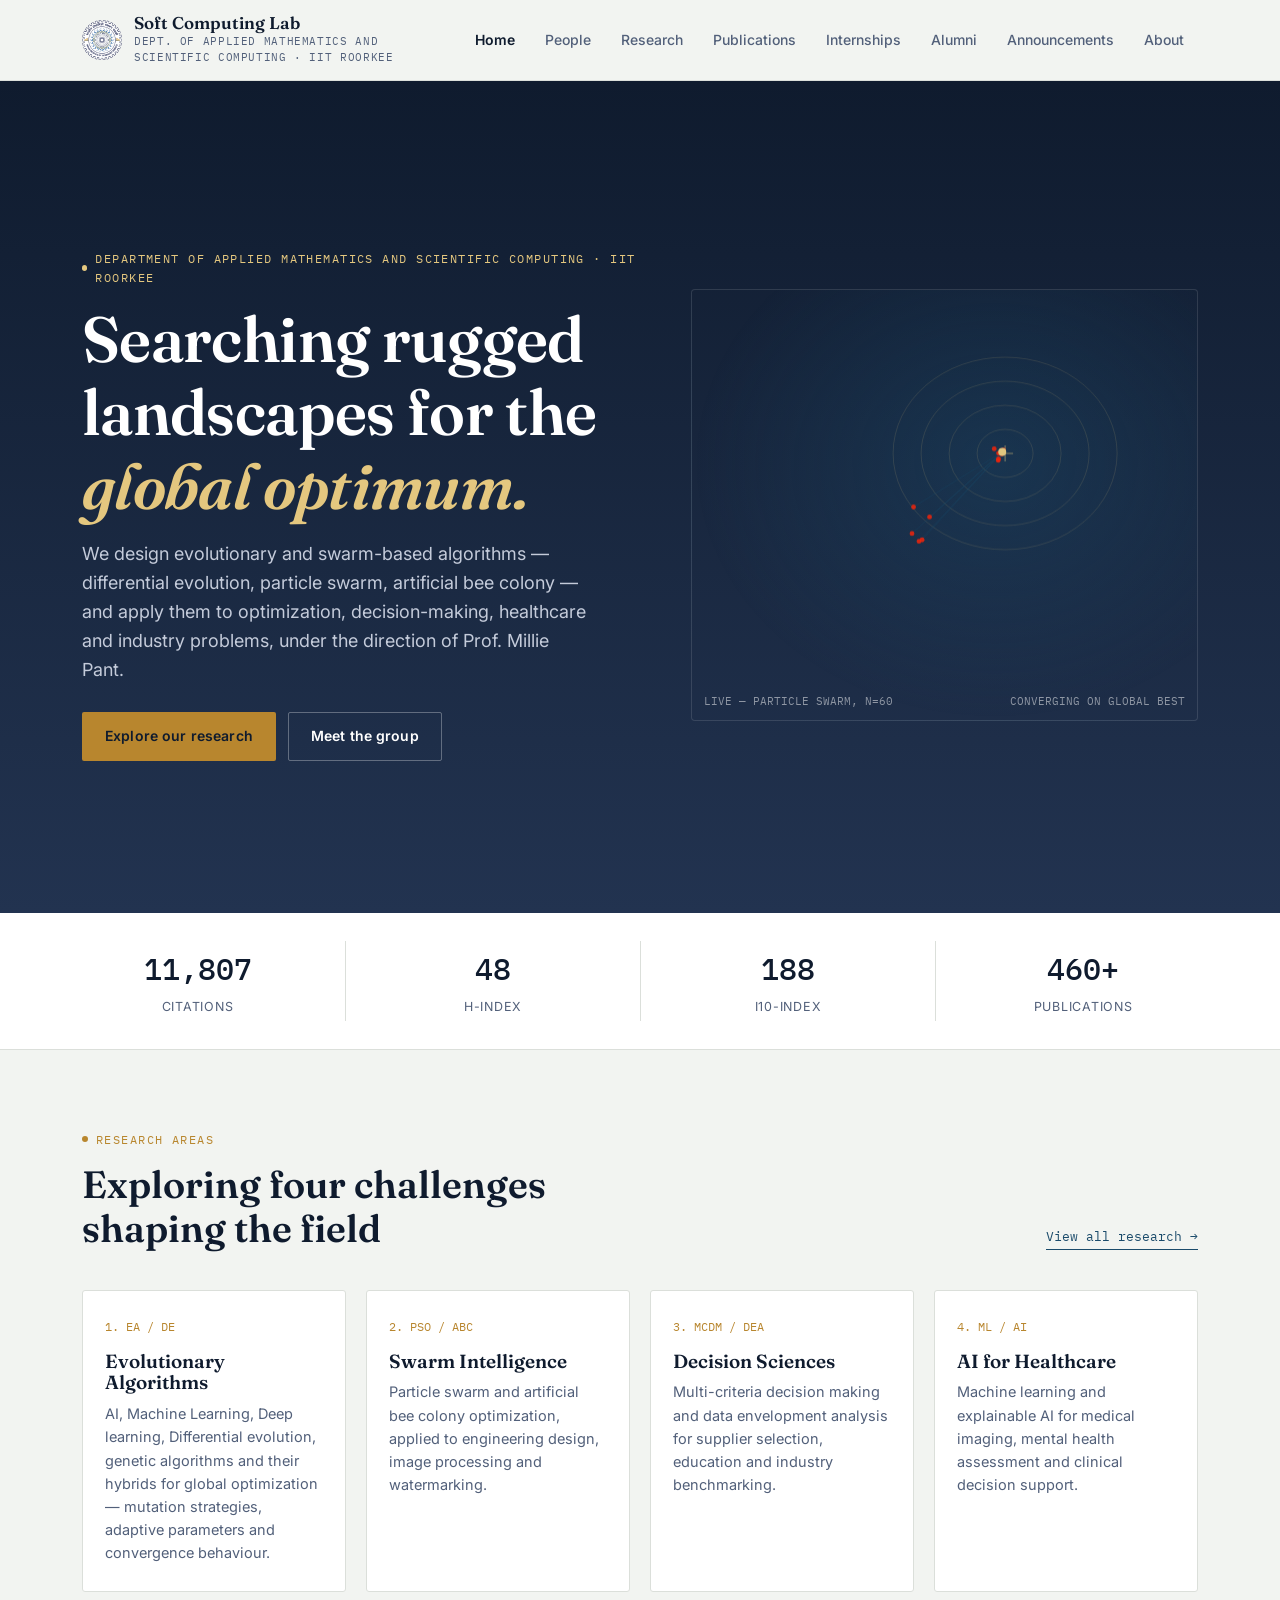
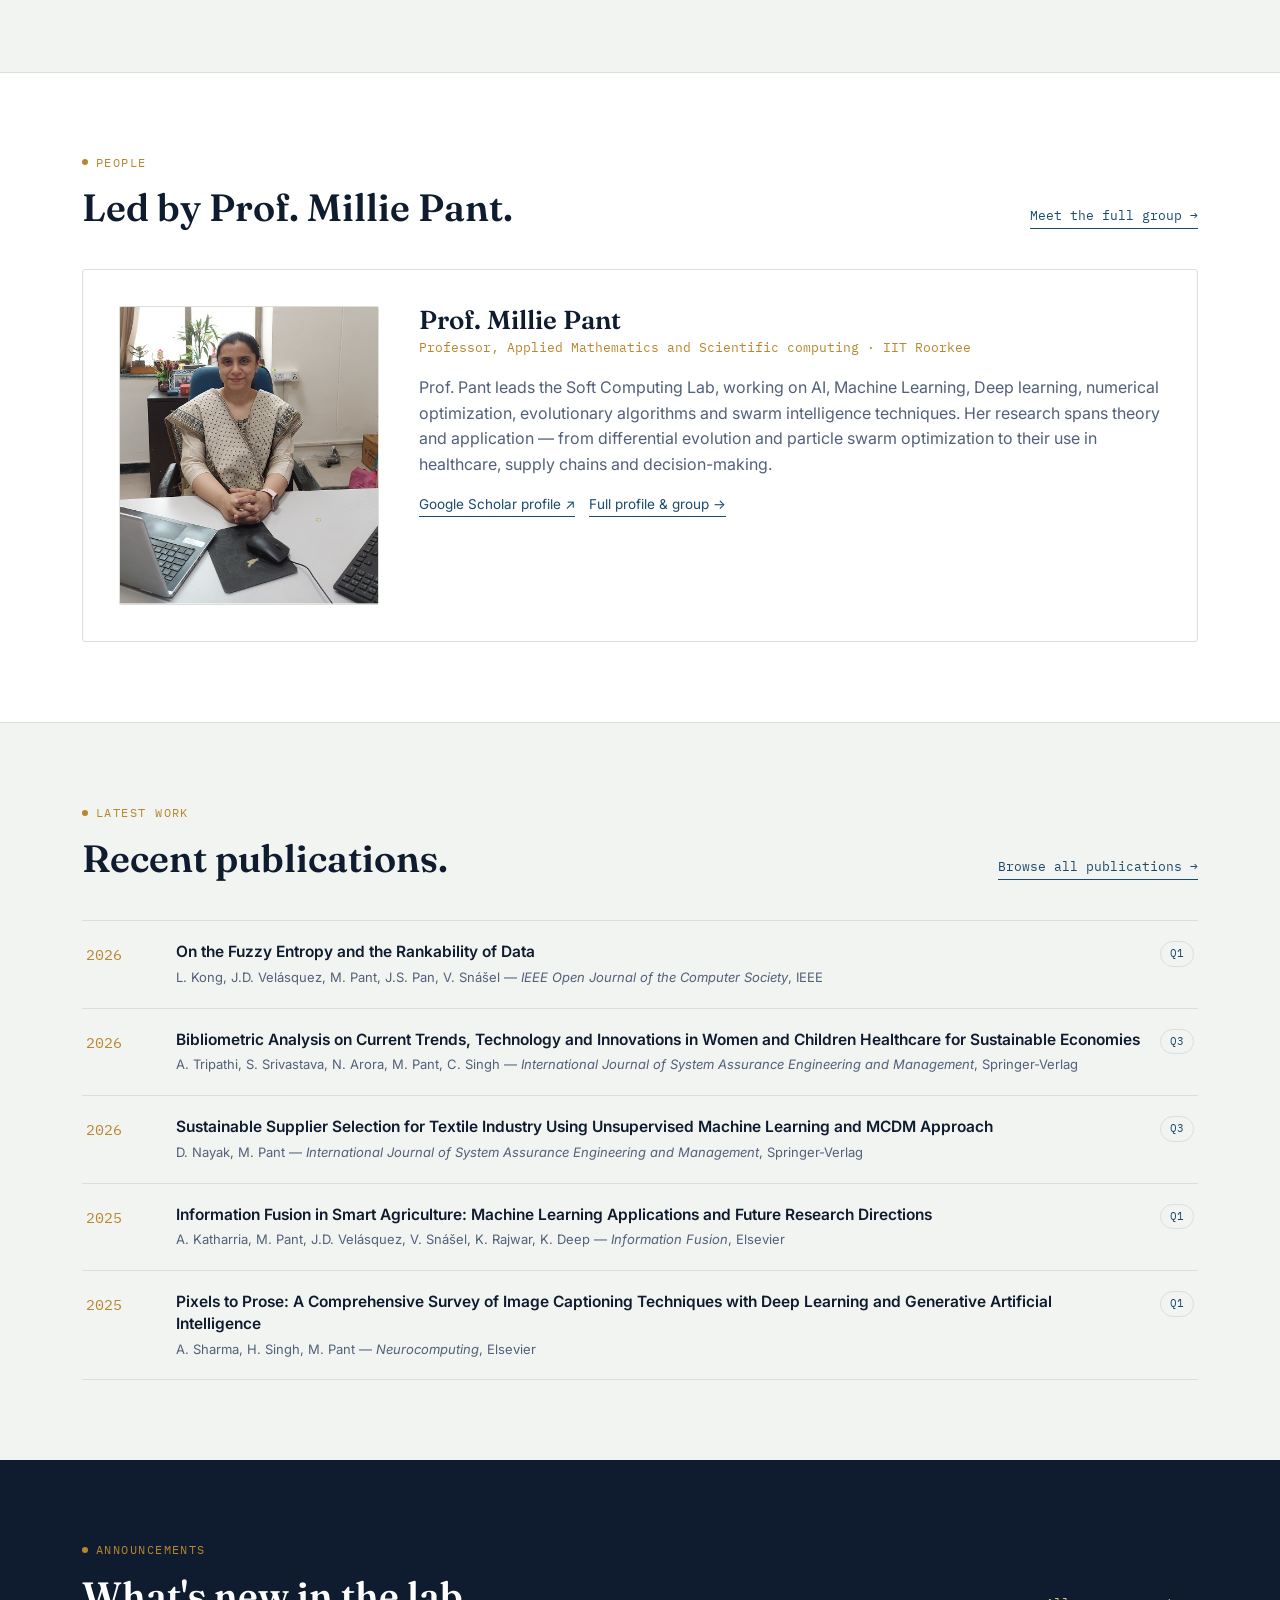
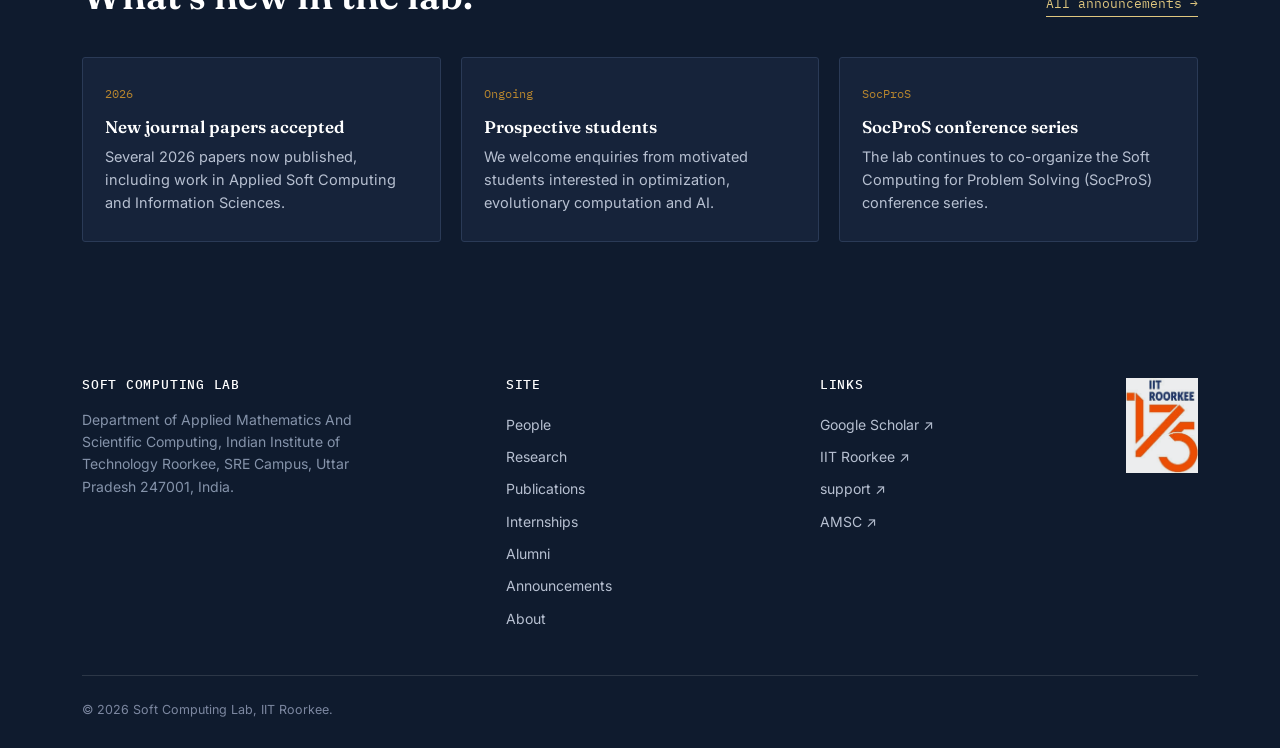
<file: index.html>
<!DOCTYPE html>
<html lang="en">
<head>
<meta charset="UTF-8">
<meta name="viewport" content="width=device-width, initial-scale=1.0">
<meta name="google-site-verification" content="82tAzvR-yIyBhUcpNb_L2zIFU_7uCF8d2FTgve7K6QM" />
<title>Soft Computing Lab — IIT Roorkee</title>
<meta name="description" content="Soft Computing Lab, Department of Applied Mathematics and Scientific Computing, IIT Roorkee — research in AI, Machine Learning, Deep learning, numerical optimization, evolutionary algorithms and swarm intelligence, led by Prof. Millie Pant.">
<link rel="icon" href="images/iitr-logo.png">
<link rel="stylesheet" href="css/style.css">
</head>
<body>

<header class="site-header">
  <nav class="nav">
    <a href="index.html" class="brand">
      <img src="images/iitr-logo.png" alt="IIT Roorkee crest">
      <div>
        <div class="name">Soft Computing Lab</div>
        <div class="sub">Dept. of Applied Mathematics and Scientific computing · IIT Roorkee</div>
      </div>
    </a>
    <button class="nav-toggle" aria-label="Toggle menu"><span></span><span></span><span></span></button>
    <ul class="nav-links">
      <li><a href="index.html">Home</a></li>
      <li><a href="people.html">People</a></li>
      <li><a href="research.html">Research</a></li>
      <li><a href="publications.html">Publications</a></li>
      <li><a href="internships.html">Internships</a></li>
      <li><a href="alumni.html">Alumni</a></li>
      <li><a href="announcements.html">Announcements</a></li>
      <li><a href="about.html">About</a></li>
    </ul>
  </nav>
</header>

<section class="hero">
  <div class="wrap">
    <div>
      <div class="eyebrow">Department of Applied Mathematics and Scientific computing · IIT Roorkee</div>
      <h1>Searching rugged<br>landscapes for the<br><em>global optimum.</em></h1>
      <p class="lede">We design evolutionary and swarm-based algorithms — differential evolution, particle swarm, artificial bee colony — and apply them to optimization, decision-making, healthcare and industry problems, under the direction of Prof. Millie Pant.</p>
      <div class="hero-actions">
        <a href="research.html" class="btn btn-primary">Explore our research</a>
        <a href="people.html" class="btn btn-ghost">Meet the group</a>
      </div>
    </div>
    <div>
      <div class="swarm-stage">
        <canvas id="swarmCanvas"></canvas>
        <div class="swarm-caption">
          <span>LIVE — PARTICLE SWARM, N=60</span>
          <span>CONVERGING ON GLOBAL BEST</span>
        </div>
      </div>
    </div>
  </div>
</section>

<div class="stats-strip">
  <div class="wrap stats-grid">
    <div class="stat"><div class="num">11,807</div><div class="lbl">Citations</div></div>
    <div class="stat"><div class="num">48</div><div class="lbl">h-index</div></div>
    <div class="stat"><div class="num">188</div><div class="lbl">i10-index</div></div>
    <div class="stat"><div class="num">460+</div><div class="lbl">Publications</div></div>
  </div>
</div>

<section>
  <div class="wrap">
    <div class="section-head">
      <div>
        <div class="eyebrow">Research areas</div>
        <h2>Exploring four challenges <br>shaping the field</h2>  
      </div>
      <a href="research.html" class="tag-link">View all research →</a>
    </div>
    <div class="card-grid">
      <div class="research-card">
        <span class="idx">1. EA / DE</span>
        <h3>Evolutionary Algorithms</h3>
        <p>AI, Machine Learning, Deep learning, Differential evolution, genetic algorithms and their hybrids for global optimization — mutation strategies, adaptive parameters and convergence behaviour.</p>
      </div>
      <div class="research-card">
        <span class="idx">2. PSO / ABC</span>
        <h3>Swarm Intelligence</h3>
        <p>Particle swarm and artificial bee colony optimization, applied to engineering design, image processing and watermarking.</p>
      </div>
      <div class="research-card">
        <span class="idx">3. MCDM / DEA</span>
        <h3>Decision Sciences</h3>
        <p>Multi-criteria decision making and data envelopment analysis for supplier selection, education and industry benchmarking.</p>
      </div>
      <div class="research-card">
        <span class="idx">4. ML / AI</span>
        <h3>AI for Healthcare</h3>
        <p>Machine learning and explainable AI for medical imaging, mental health assessment and clinical decision support.</p>
      </div>
    </div>
  </div>
</section>

<section class="section-alt">
  <div class="wrap">
    <div class="section-head">
      <div>
        <div class="eyebrow">People</div>
        <h2>Led by Prof. Millie Pant.</h2>
      </div>
      <a href="people.html" class="tag-link">Meet the full group →</a>
    </div>
    <div class="pi-card">
      <img src="images/millie-pant.jpg" alt="Prof. Millie Pant" class="pi-photo">
      <div>
        <h3>Prof. Millie Pant</h3>
        <span class="pi-role">Professor, Applied Mathematics and Scientific computing · IIT Roorkee</span>
        <p>Prof. Pant leads the Soft Computing Lab, working on AI, Machine Learning, Deep learning, numerical optimization, evolutionary algorithms and swarm intelligence techniques. Her research spans theory and application — from differential evolution and particle swarm optimization to their use in healthcare, supply chains and decision-making.</p>
        <div class="pi-links">
          <a href="https://scholar.google.co.in/citations?user=VEAXM8IAAAAJ&hl=en" target="_blank" rel="noopener">Google Scholar profile ↗</a>
          <a href="people.html">Full profile & group →</a>
        </div>
      </div>
    </div>
  </div>
</section>

<section>
  <div class="wrap">
    <div class="section-head">
      <div>
        <div class="eyebrow">Latest work</div>
        <h2>Recent publications.</h2>
      </div>
      <a href="publications.html" class="tag-link">Browse all publications →</a>
    </div>
    <div class="pub-list" id="recentPubs"></div>
  </div>
</section>

<section class="section-dark">
  <div class="wrap">
    <div class="section-head">
      <div>
        <div class="eyebrow">Announcements</div>
        <h2 style="color:#fff">What's new in the lab.</h2>
      </div>
      <a href="announcements.html" class="tag-link" style="color:#E0C77F">All announcements →</a>
    </div>
    <div class="card-grid" style="grid-template-columns: repeat(3,1fr)">
      <div class="research-card" style="background:#16233A; border-color:#2A3A56;">
        <span class="idx">2026</span>
        <h3 style="color:#fff; font-size:17px;">New journal papers accepted</h3>
        <p style="color:#B7C0D1">Several 2026 papers now published, including work in Applied Soft Computing and Information Sciences.</p>
      </div>
      <div class="research-card" style="background:#16233A; border-color:#2A3A56;">
        <span class="idx">Ongoing</span>
        <h3 style="color:#fff; font-size:17px;">Prospective students</h3>
        <p style="color:#B7C0D1">We welcome enquiries from motivated students interested in optimization, evolutionary computation and AI.</p>
      </div>
      <div class="research-card" style="background:#16233A; border-color:#2A3A56;">
        <span class="idx">SocProS</span>
        <h3 style="color:#fff; font-size:17px;">SocProS conference series</h3>
        <p style="color:#B7C0D1">The lab continues to co-organize the Soft Computing for Problem Solving (SocProS) conference series.</p>
      </div>
    </div>
  </div>
</section>

<footer>
  <div class="wrap">
    <div class="footer-top">
    <div class="footer-grid">
      <div>
        <h4>Soft Computing Lab</h4>
        <p style="color:#8593AA; font-size:14px; max-width:32ch;">Department of Applied Mathematics And Scientific Computing, Indian Institute of Technology Roorkee, SRE Campus, Uttar Pradesh 247001, India.</p>
      </div>
      <div>
        <h4>Site</h4>
        <a href="people.html">People</a>
        <a href="research.html">Research</a>
        <a href="publications.html">Publications</a>
        <a href="internships.html">Internships</a>
        <a href="alumni.html">Alumni</a>
        <a href="announcements.html">Announcements</a>
        <a href="about.html">About</a>
      </div>
      <div>
        <h4>Links</h4>
        <a href="https://scholar.google.co.in/citations?user=VEAXM8IAAAAJ&hl=en" target="_blank" rel="noopener">Google Scholar ↗</a>
        <a href="https://www.iitr.ac.in" target="_blank" rel="noopener">IIT Roorkee ↗</a>
        <a href="https://www.iitr.ac.in/support/" target="_blank" rel="noopener">support ↗</a>
        <a href="https://iitr.ac.in/Departments/Applied%20Mathematics%20and%20Scientific%20Computing%20Department/Home%20Page.html" target="_blank" rel="noopener">AMSC ↗</a>
      </div>
    </div>
        <div class="footer-badge">
      <img src="images/iitr-175-logo.png" alt="IIT Roorkee 175 years">
    </div>
    </div>

    <div class="footer-bottom">
      <span>© <span id="year"></span> Soft Computing Lab, IIT Roorkee.</span>
      <!-- <span>Built for the lab · content editable in /data</span> -->
    </div>
  </div>
</footer>

<script src="js/script.js"></script>
<script src="js/swarm.js"></script>
<script src="data/pub-data.js"></script>
<script src="js/publications.js"></script>
<script>
  document.addEventListener('DOMContentLoaded', () => {
    if(window.PubData){ window.PubData.renderRecent('recentPubs', 5); }
  });
</script>
</body>
</html>
</file>
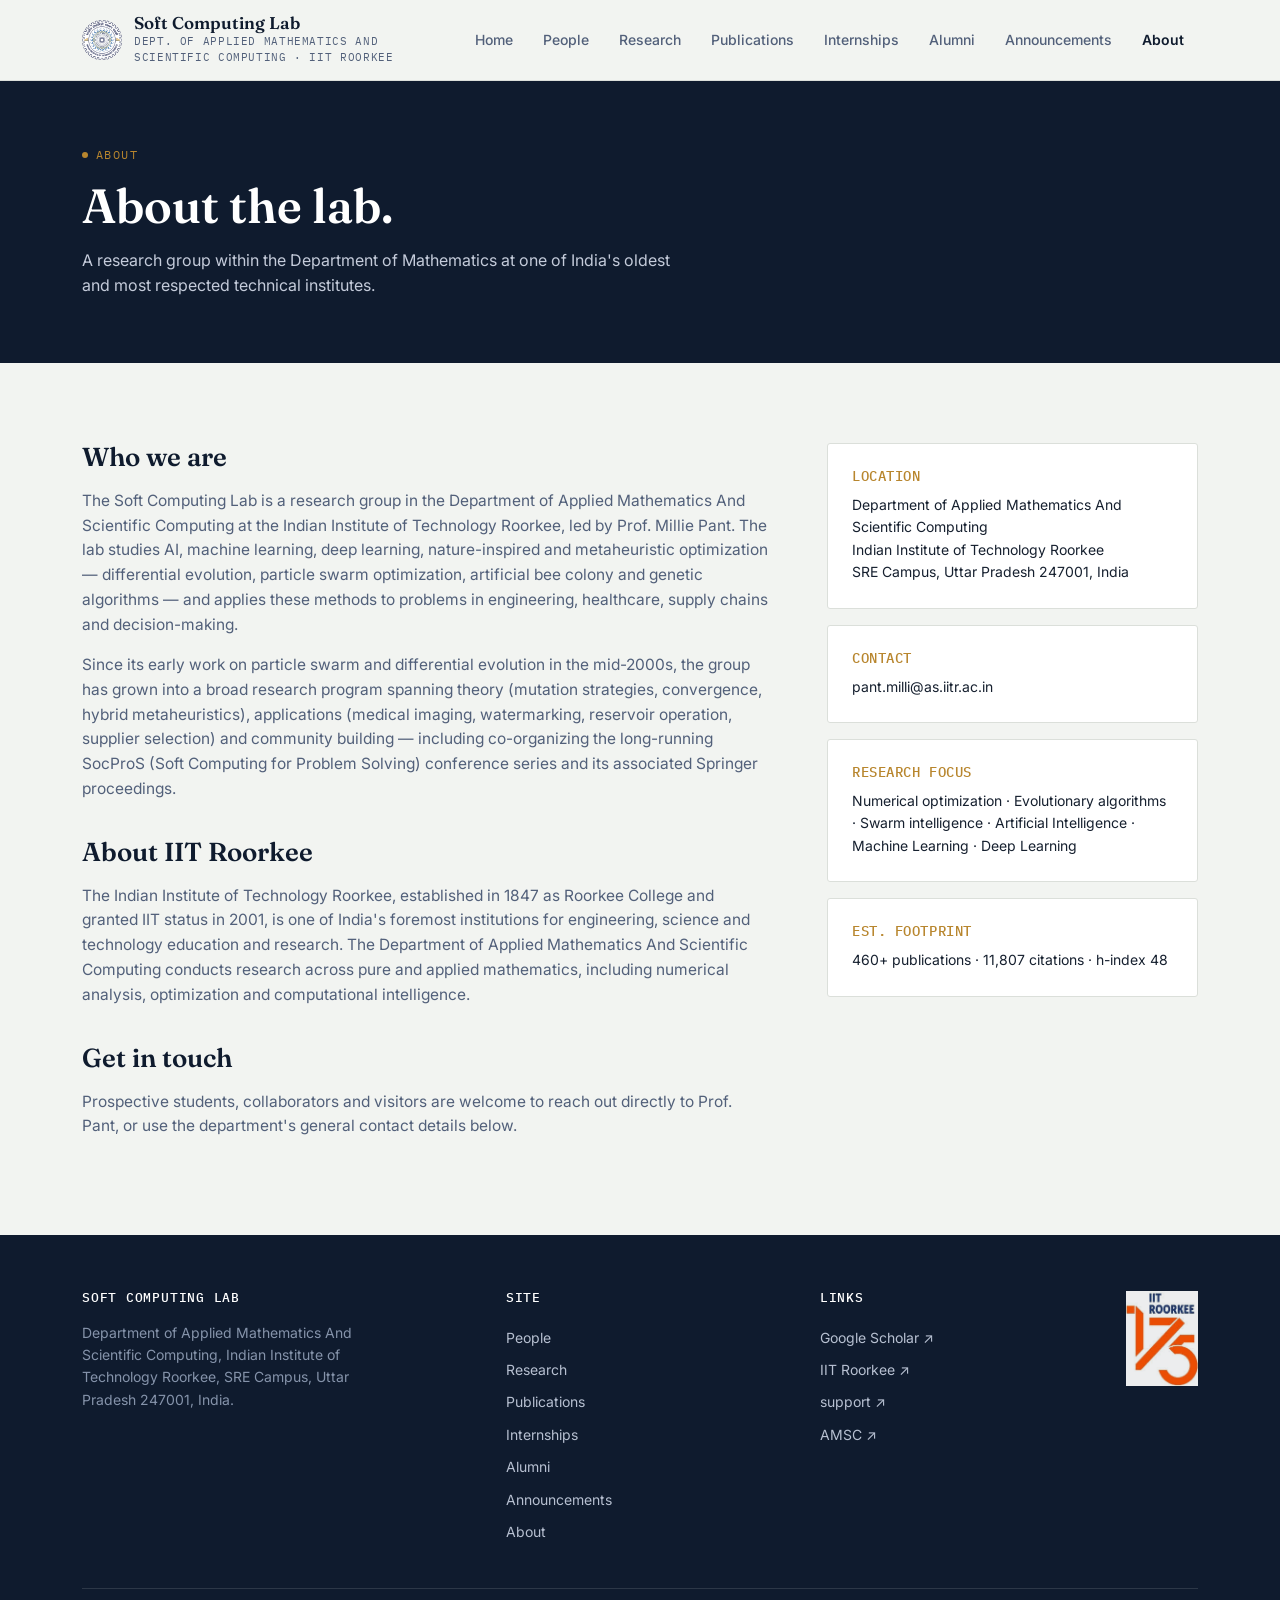
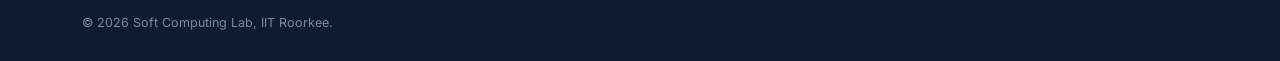
<file: about.html>
<!DOCTYPE html>
<html lang="en">
<head>
<meta charset="UTF-8">
<meta name="viewport" content="width=device-width, initial-scale=1.0">
<title>About — Soft Computing Lab, IIT Roorkee</title>
<link rel="icon" href="images/iitr-logo.png">
<link rel="stylesheet" href="css/style.css">
</head>
<body>

<header class="site-header">
  <nav class="nav">
    <a href="index.html" class="brand">
      <img src="images/iitr-logo.png" alt="IIT Roorkee crest">
      <div>
        <div class="name">Soft Computing Lab</div>
        <div class="sub">Dept. of Applied Mathematics and Scientific computing · IIT Roorkee</div>
      </div>
    </a>
    <button class="nav-toggle" aria-label="Toggle menu"><span></span><span></span><span></span></button>
    <ul class="nav-links">
      <li><a href="index.html">Home</a></li>
      <li><a href="people.html">People</a></li>
      <li><a href="research.html">Research</a></li>
      <li><a href="publications.html">Publications</a></li>
      <li><a href="internships.html">Internships</a></li>
      <li><a href="alumni.html">Alumni</a></li>
      <li><a href="announcements.html">Announcements</a></li>
      <li><a href="about.html">About</a></li>
    </ul>
  </nav>
</header>

<section class="page-hero">
  <div class="wrap">
    <div class="eyebrow">About</div>
    <h1>About the lab.</h1>
    <p>A research group within the Department of Mathematics at one of India's oldest and most respected technical institutes.</p>
  </div>
</section>

<section>
  <div class="wrap about-grid">
    <div class="about-body">
      <h2 style="font-size:26px; margin-bottom:16px;">Who we are</h2>
      <p>The Soft Computing Lab is a research group in the Department of Applied Mathematics And Scientific Computing at the Indian Institute of Technology Roorkee, led by Prof. Millie Pant. The lab studies AI, machine learning, deep learning, nature-inspired and metaheuristic optimization — differential evolution, particle swarm optimization, artificial bee colony and genetic algorithms — and applies these methods to problems in engineering, healthcare, supply chains and decision-making.</p>
      <p>Since its early work on particle swarm and differential evolution in the mid-2000s, the group has grown into a broad research program spanning theory (mutation strategies, convergence, hybrid metaheuristics), applications (medical imaging, watermarking, reservoir operation, supplier selection) and community building — including co-organizing the long-running SocProS (Soft Computing for Problem Solving) conference series and its associated Springer proceedings.</p>

      <h2 style="font-size:26px; margin:36px 0 16px;">About IIT Roorkee</h2>
      <p>The Indian Institute of Technology Roorkee, established in 1847 as Roorkee College and granted IIT status in 2001, is one of India's foremost institutions for engineering, science and technology education and research. The Department of Applied Mathematics And Scientific Computing conducts research across pure and applied mathematics, including numerical analysis, optimization and computational intelligence.</p>

      <h2 style="font-size:26px; margin:36px 0 16px;">Get in touch</h2>
      <p>Prospective students, collaborators and visitors are welcome to reach out directly to Prof. Pant, or use the department's general contact details below.</p>
    </div>

    <div>
      <div class="fact-card">
        <h4>Location</h4>
        <p>Department of Applied Mathematics And Scientific Computing<br>Indian Institute of Technology Roorkee<br>SRE Campus, Uttar Pradesh 247001, India</p>
      </div>
      <div class="fact-card">
        <h4>Contact</h4>
        <p>
          <a href="mailto:pant.milli@as.iitr.ac.in">pant.milli@as.iitr.ac.in</a>
        </p>
      </div>
      <div class="fact-card">
        <h4>Research focus</h4>
        <p>Numerical optimization · Evolutionary algorithms · Swarm intelligence · Artificial Intelligence · Machine Learning · Deep Learning</p>
      </div>
      <div class="fact-card">
        <h4>Est. footprint</h4>
        <p>460+ publications · 11,807 citations · h-index 48</p>
      </div>
    </div>
  </div>
</section>

<footer>
  <div class="wrap">
    <div class="footer-top">
    <div class="footer-grid">
      <div>
        <h4>Soft Computing Lab</h4>
        <p style="color:#8593AA; font-size:14px; max-width:32ch;">Department of Applied Mathematics And Scientific Computing, Indian Institute of Technology Roorkee, SRE Campus, Uttar Pradesh 247001, India.</p>
      </div>
      <div>
        <h4>Site</h4>
        <a href="people.html">People</a>
        <a href="research.html">Research</a>
        <a href="publications.html">Publications</a>
        <a href="internships.html">Internships</a>
        <a href="alumni.html">Alumni</a>
        <a href="announcements.html">Announcements</a>
        <a href="about.html">About</a>
      </div>
      <div>
        <h4>Links</h4>
        <a href="https://scholar.google.co.in/citations?user=VEAXM8IAAAAJ&hl=en" target="_blank" rel="noopener">Google Scholar ↗</a>
        <a href="https://www.iitr.ac.in" target="_blank" rel="noopener">IIT Roorkee ↗</a>
        <a href="https://www.iitr.ac.in/support/" target="_blank" rel="noopener">support ↗</a>
        <a href="https://iitr.ac.in/Departments/Applied%20Mathematics%20and%20Scientific%20Computing%20Department/Home%20Page.html" target="_blank" rel="noopener">AMSC ↗</a>
      </div>
    </div>
        <div class="footer-badge">
      <img src="images/iitr-175-logo.png" alt="IIT Roorkee 175 years">
    </div>
    </div>
    <div class="footer-bottom">
      <span>© <span id="year"></span> Soft Computing Lab, IIT Roorkee.</span>
      <!-- <span>Built for the lab · content editable in /data</span> -->
    </div>
  </div>
</footer>

<script src="js/script.js"></script>
</body>
</html>
</file>
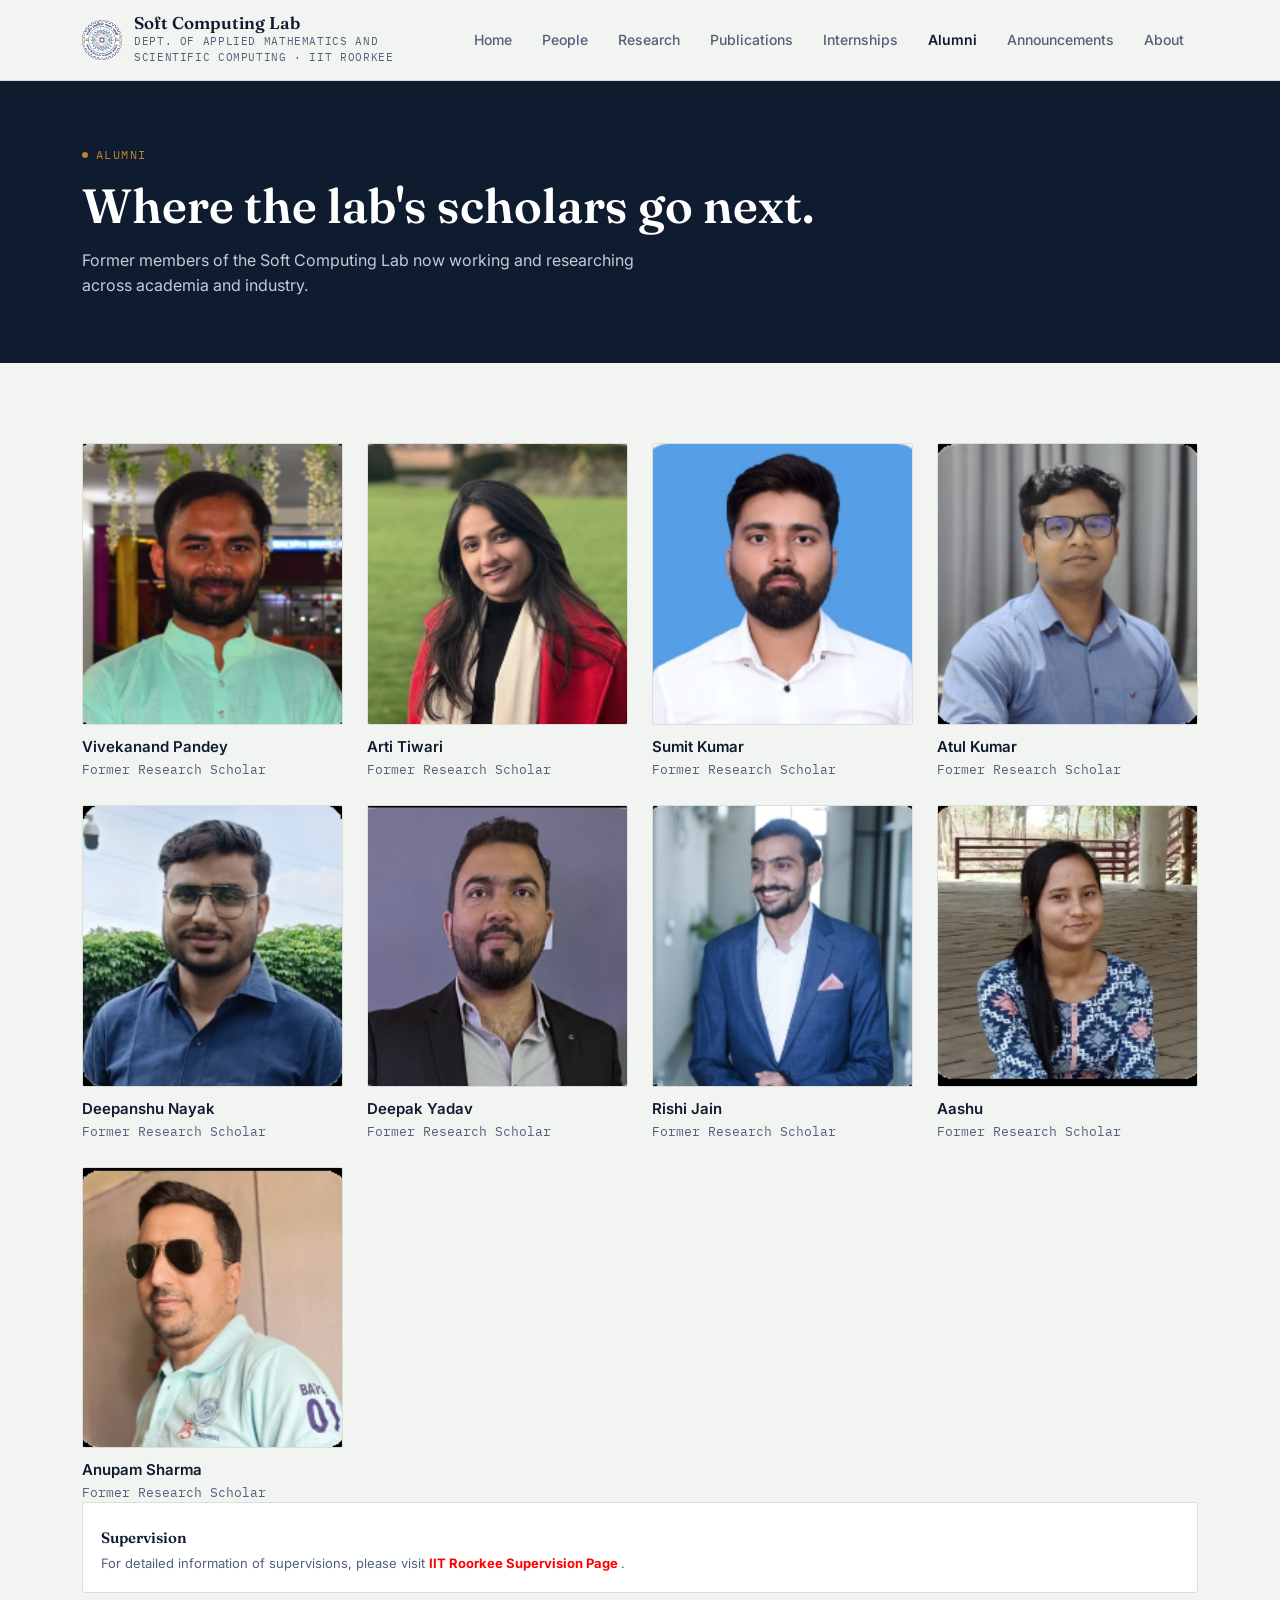
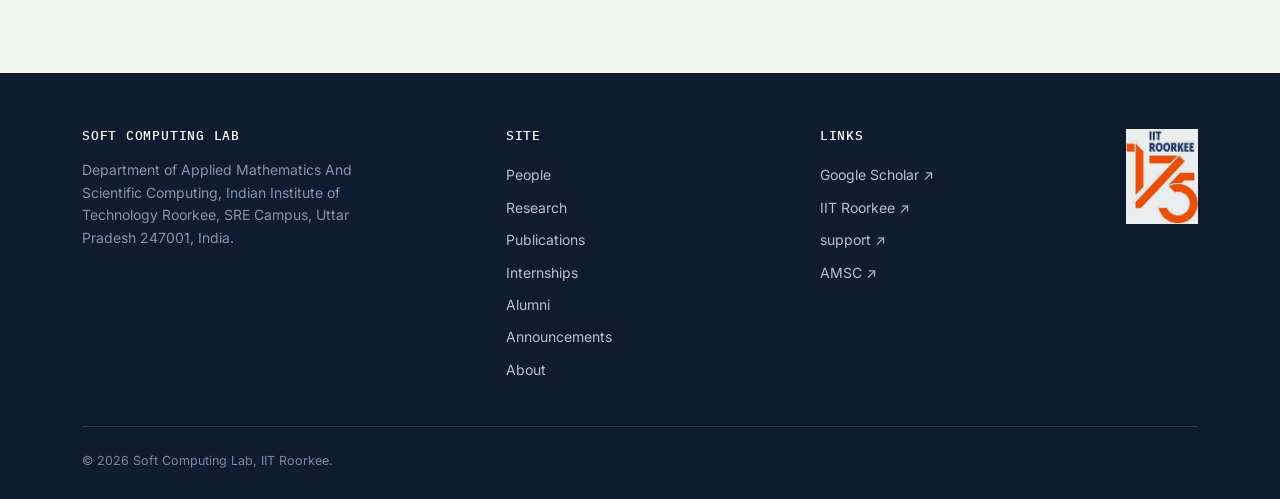
<file: alumni.html>
<!DOCTYPE html>
<html lang="en">
<head>
<meta charset="UTF-8">
<meta name="viewport" content="width=device-width, initial-scale=1.0">
<title>Alumni — Soft Computing Lab, IIT Roorkee</title>
<meta name="description" content="Alumni of the Soft Computing Lab, IIT Roorkee — former research scholars and their current positions.">
<link rel="icon" href="images/iitr-logo.png">
<link rel="canonical" href="https://soft-computing-lab.github.io/alumni.html">
<link rel="stylesheet" href="css/style.css">
</head>
<body>

<header class="site-header">
  <nav class="nav">
    <a href="index.html" class="brand">
      <img src="images/iitr-logo.png" alt="IIT Roorkee crest">
      <div>
        <div class="name">Soft Computing Lab</div>
        <div class="sub">Dept. of Applied Mathematics and Scientific computing · IIT Roorkee</div>
      </div>
    </a>
    <button class="nav-toggle" aria-label="Toggle menu"><span></span><span></span><span></span></button>
    <ul class="nav-links">
      <li><a href="index.html">Home</a></li>
      <li><a href="people.html">People</a></li>
      <li><a href="research.html">Research</a></li>
      <li><a href="publications.html">Publications</a></li>
      <li><a href="internships.html">Internships</a></li>
      <li><a href="alumni.html">Alumni</a></li>
      <li><a href="announcements.html">Announcements</a></li>
      <li><a href="about.html">About</a></li>
    </ul>
  </nav>
</header>

<section class="page-hero">
  <div class="wrap">
    <div class="eyebrow">Alumni</div>
    <h1>Where the lab's scholars go next.</h1>
    <p>Former members of the Soft Computing Lab now working and researching across academia and industry.</p>
  </div>
</section>

<section>
  <div class="wrap">
    <div class="alumni-grid">
      <div class="alumnus">
        <img class="ph" src="images/vivekanand-pandey.png" alt="Vivekanand Pandey">
        <div class="pname">Vivekanand Pandey</div>
        <div class="prole">Former Research Scholar</div>
      </div>
      <div class="alumnus">
        <img class="ph" src="images/arti-tiwari.png" alt="Arti Tiwari">
        <div class="pname">Arti Tiwari</div>
        <div class="prole">Former Research Scholar</div>
      </div>
      <div class="alumnus">
        <img class="ph" src="images/sumit-kumar.png" alt="Sumit Kumar">
        <div class="pname">Sumit Kumar</div>
        <div class="prole">Former Research Scholar</div>
      </div>
      <div class="alumnus">
        <img class="ph" src="images/atul-kumar.png" alt="Atul Kumar">
        <div class="pname">Atul Kumar</div>
        <div class="prole">Former Research Scholar</div>
      </div>
      <div class="alumnus">
        <img class="ph" src="images/deepanshu-nayak.png" alt="Deepanshu Nayak">
        <div class="pname">Deepanshu Nayak</div>
        <div class="prole">Former Research Scholar</div>
      </div>
      <div class="alumnus">
        <img class="ph" src="images/deepak-yadav.png" alt="Deepak Yadav">
        <div class="pname">Deepak Yadav</div>
        <div class="prole">Former Research Scholar</div>
      </div>
      <div class="alumnus">
        <img class="ph" src="images/rishi-jain.png" alt="Rishi Jain">
        <div class="pname">Rishi Jain</div>
        <div class="prole">Former Research Scholar</div>
      </div>
      <div class="alumnus">
        <img class="ph" src="images/aashu.png" alt="Aashu">
        <div class="pname">Aashu</div>
        <div class="prole">Former Research Scholar</div>
      </div>
      <div class="alumnus">
        <img class="ph" src="images/anupam-sharma.png" alt="Anupam Sharma">
        <div class="pname">Anupam Sharma</div>
        <div class="prole">Former Research Scholar</div>
      </div>
    </div>

    <div class="area-pill">
  <span class="idx"></span>
  <h4>Supervision</h4>
  <p>
    For detailed information of supervisions, please visit 
    <a href="https://iitr.ac.in/Departments/Applied%20Mathematics%20and%20Scientific%20Computing%20Department/People/Faculty/400117.html#supervisions" 
       target="_blank" 
       style="color:red; font-weight:bold;">
       IIT Roorkee Supervision Page
    </a>.
  </p>
</div>

    <!-- <p style="margin-top:36px; font-size:13px; color:var(--slate-light); font-family:var(--font-mono);">
      More alumni to be added — copy an <code>.alumnus</code> block above and update the photo, name, and role/current-position line for each new entry.
    </p> -->
  </div>
</section>

<footer>
  <div class="wrap">
    <div class="footer-top">
    <div class="footer-grid">
      <div>
        <h4>Soft Computing Lab</h4>
        <p style="color:#8593AA; font-size:14px; max-width:32ch;">Department of Applied Mathematics And Scientific Computing, Indian Institute of Technology Roorkee, SRE Campus, Uttar Pradesh 247001, India.</p>
      </div>
      <div>
        <h4>Site</h4>
        <a href="people.html">People</a>
        <a href="research.html">Research</a>
        <a href="publications.html">Publications</a>
        <a href="internships.html">Internships</a>
        <a href="alumni.html">Alumni</a>
        <a href="announcements.html">Announcements</a>
        <a href="about.html">About</a>
      </div>
      <div>
        <h4>Links</h4>
        <a href="https://scholar.google.co.in/citations?user=VEAXM8IAAAAJ&hl=en" target="_blank" rel="noopener">Google Scholar ↗</a>
        <a href="https://www.iitr.ac.in" target="_blank" rel="noopener">IIT Roorkee ↗</a>
        <a href="https://www.iitr.ac.in/support/" target="_blank" rel="noopener">support ↗</a>
        <a href="https://iitr.ac.in/Departments/Applied%20Mathematics%20and%20Scientific%20Computing%20Department/Home%20Page.html" target="_blank" rel="noopener">AMSC ↗</a>
      </div>
    </div>
        <div class="footer-badge">
      <img src="images/iitr-175-logo.png" alt="IIT Roorkee 175 years">
    </div>
    </div>
    <div class="footer-bottom">
      <span>© <span id="year"></span> Soft Computing Lab, IIT Roorkee.</span>
      <!-- <span>Built for the lab · content editable in /data</span> -->
    </div>
  </div>
</footer>

<script src="js/script.js"></script>
</body>
</html>
</file>
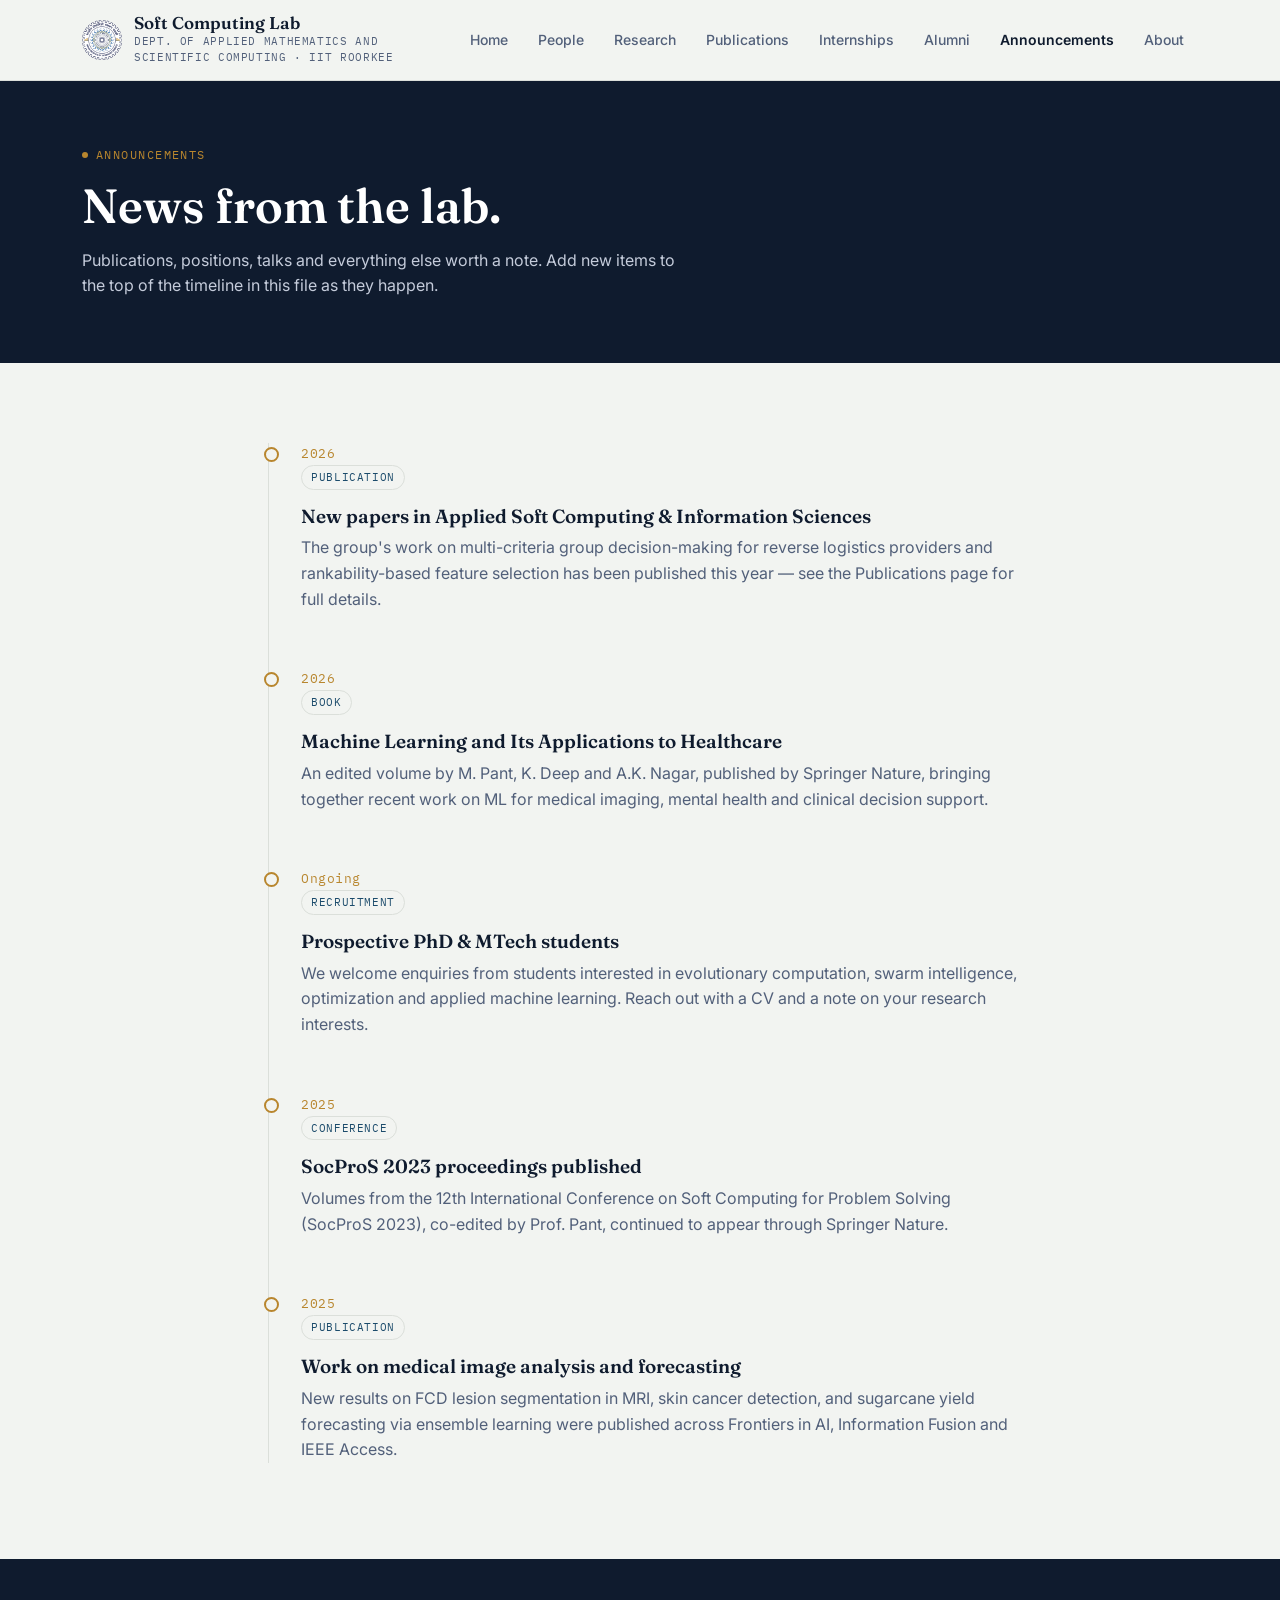
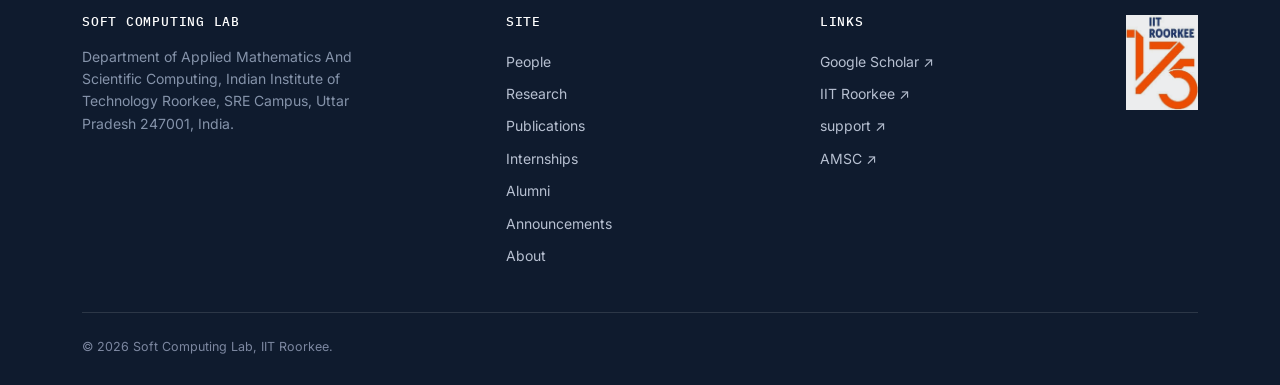
<file: announcements.html>
<!DOCTYPE html>
<html lang="en">
<head>
<meta charset="UTF-8">
<meta name="viewport" content="width=device-width, initial-scale=1.0">
<title>Announcements — Soft Computing Lab, IIT Roorkee</title>
<link rel="icon" href="images/iitr-logo.png">
<link rel="stylesheet" href="css/style.css">
</head>
<body>

<header class="site-header">
  <nav class="nav">
    <a href="index.html" class="brand">
      <img src="images/iitr-logo.png" alt="IIT Roorkee crest">
      <div>
        <div class="name">Soft Computing Lab</div>
        <div class="sub">Dept. of Applied Mathematics and Scientific computing · IIT Roorkee</div>
      </div>
    </a>
    <button class="nav-toggle" aria-label="Toggle menu"><span></span><span></span><span></span></button>
    <ul class="nav-links">
      <li><a href="index.html">Home</a></li>
      <li><a href="people.html">People</a></li>
      <li><a href="research.html">Research</a></li>
      <li><a href="publications.html">Publications</a></li>
      <li><a href="internships.html">Internships</a></li>
      <li><a href="alumni.html">Alumni</a></li>
      <li><a href="announcements.html">Announcements</a></li>
      <li><a href="about.html">About</a></li>
    </ul>
  </nav>
</header>

<section class="page-hero">
  <div class="wrap">
    <div class="eyebrow">Announcements</div>
    <h1>News from the lab.</h1>
    <p>Publications, positions, talks and everything else worth a note. Add new items to the top of the timeline in this file as they happen.</p>
  </div>
</section>

<section>
  <div class="wrap" style="max-width:820px;">
    <div class="timeline">

      <div class="tl-item">
        <div class="tl-date">2026</div>
        <span class="tl-tag">Publication</span>
        <h3>New papers in Applied Soft Computing &amp; Information Sciences</h3>
        <p>The group's work on multi-criteria group decision-making for reverse logistics providers and rankability-based feature selection has been published this year — see the Publications page for full details.</p>
      </div>

      <div class="tl-item">
        <div class="tl-date">2026</div>
        <span class="tl-tag">Book</span>
        <h3>Machine Learning and Its Applications to Healthcare</h3>
        <p>An edited volume by M. Pant, K. Deep and A.K. Nagar, published by Springer Nature, bringing together recent work on ML for medical imaging, mental health and clinical decision support.</p>
      </div>

      <div class="tl-item">
        <div class="tl-date">Ongoing</div>
        <span class="tl-tag">Recruitment</span>
        <h3>Prospective PhD &amp; MTech students</h3>
        <p>We welcome enquiries from students interested in evolutionary computation, swarm intelligence, optimization and applied machine learning. Reach out with a CV and a note on your research interests.</p>
      </div>

      <div class="tl-item">
        <div class="tl-date">2025</div>
        <span class="tl-tag">Conference</span>
        <h3>SocProS 2023 proceedings published</h3>
        <p>Volumes from the 12th International Conference on Soft Computing for Problem Solving (SocProS 2023), co-edited by Prof. Pant, continued to appear through Springer Nature.</p>
      </div>

      <div class="tl-item">
        <div class="tl-date">2025</div>
        <span class="tl-tag">Publication</span>
        <h3>Work on medical image analysis and forecasting</h3>
        <p>New results on FCD lesion segmentation in MRI, skin cancer detection, and sugarcane yield forecasting via ensemble learning were published across Frontiers in AI, Information Fusion and IEEE Access.</p>
      </div>

    </div>
  </div>
</section>

<footer>
  <div class="wrap">
    <div class="footer-top">
    <div class="footer-grid">
      <div>
        <h4>Soft Computing Lab</h4>
        <p style="color:#8593AA; font-size:14px; max-width:32ch;">Department of Applied Mathematics And Scientific Computing, Indian Institute of Technology Roorkee, SRE Campus, Uttar Pradesh 247001, India.</p>
      </div>
      <div>
        <h4>Site</h4>
        <a href="people.html">People</a>
        <a href="research.html">Research</a>
        <a href="publications.html">Publications</a>
        <a href="internships.html">Internships</a>
        <a href="alumni.html">Alumni</a>
        <a href="announcements.html">Announcements</a>
        <a href="about.html">About</a>
      </div>
      <div>
        <h4>Links</h4>
        <a href="https://scholar.google.co.in/citations?user=VEAXM8IAAAAJ&hl=en" target="_blank" rel="noopener">Google Scholar ↗</a>
        <a href="https://www.iitr.ac.in" target="_blank" rel="noopener">IIT Roorkee ↗</a>
        <a href="https://www.iitr.ac.in/support/" target="_blank" rel="noopener">support ↗</a>
        <a href="https://iitr.ac.in/Departments/Applied%20Mathematics%20and%20Scientific%20Computing%20Department/Home%20Page.html" target="_blank" rel="noopener">AMSC ↗</a>
      </div>
      
    </div>
          <div class="footer-badge">
      <img src="images/iitr-175-logo.png" alt="IIT Roorkee 175 years">
    </div>
    </div>

    <div class="footer-bottom">
      <span>© <span id="year"></span> Soft Computing Lab, IIT Roorkee.</span>
      <!-- <span>Built for the lab · content editable in /data</span> -->
    </div>
  </div>
</footer>

<script src="js/script.js"></script>
</body>
</html>
</file>
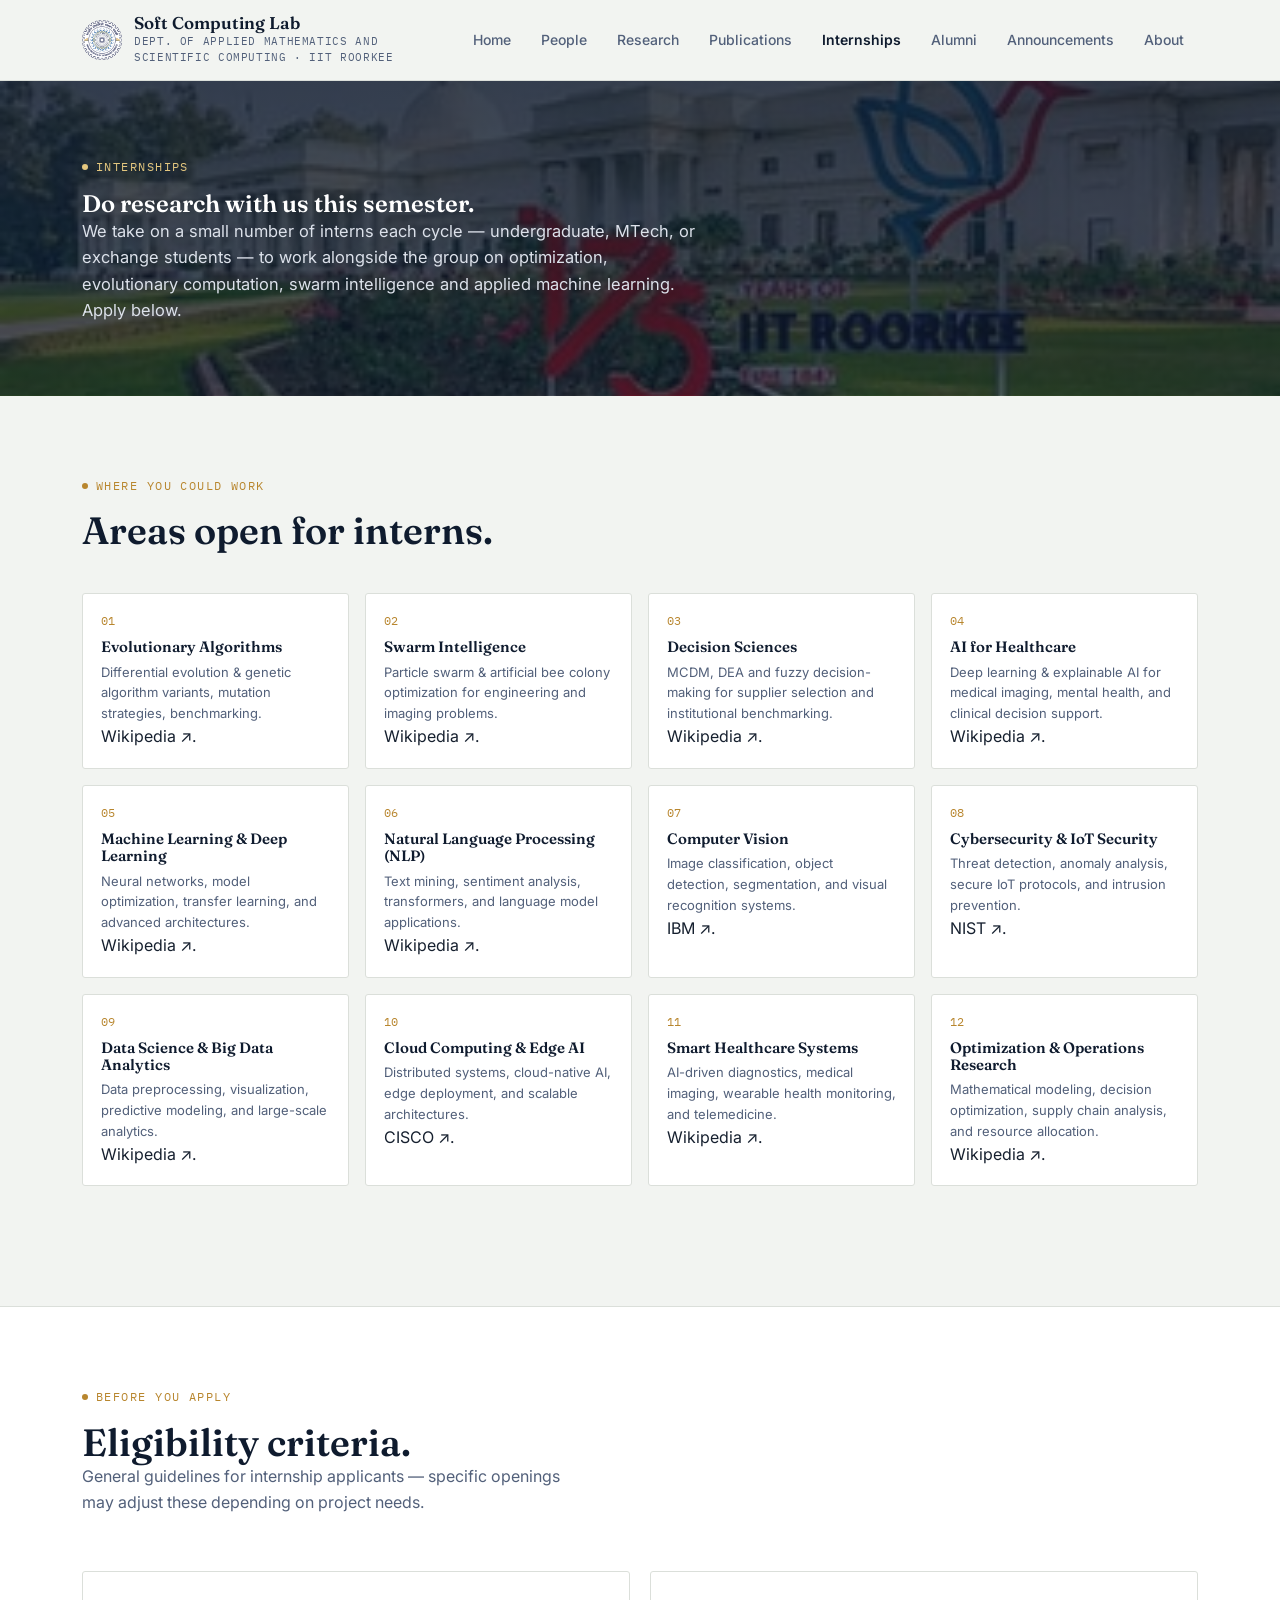
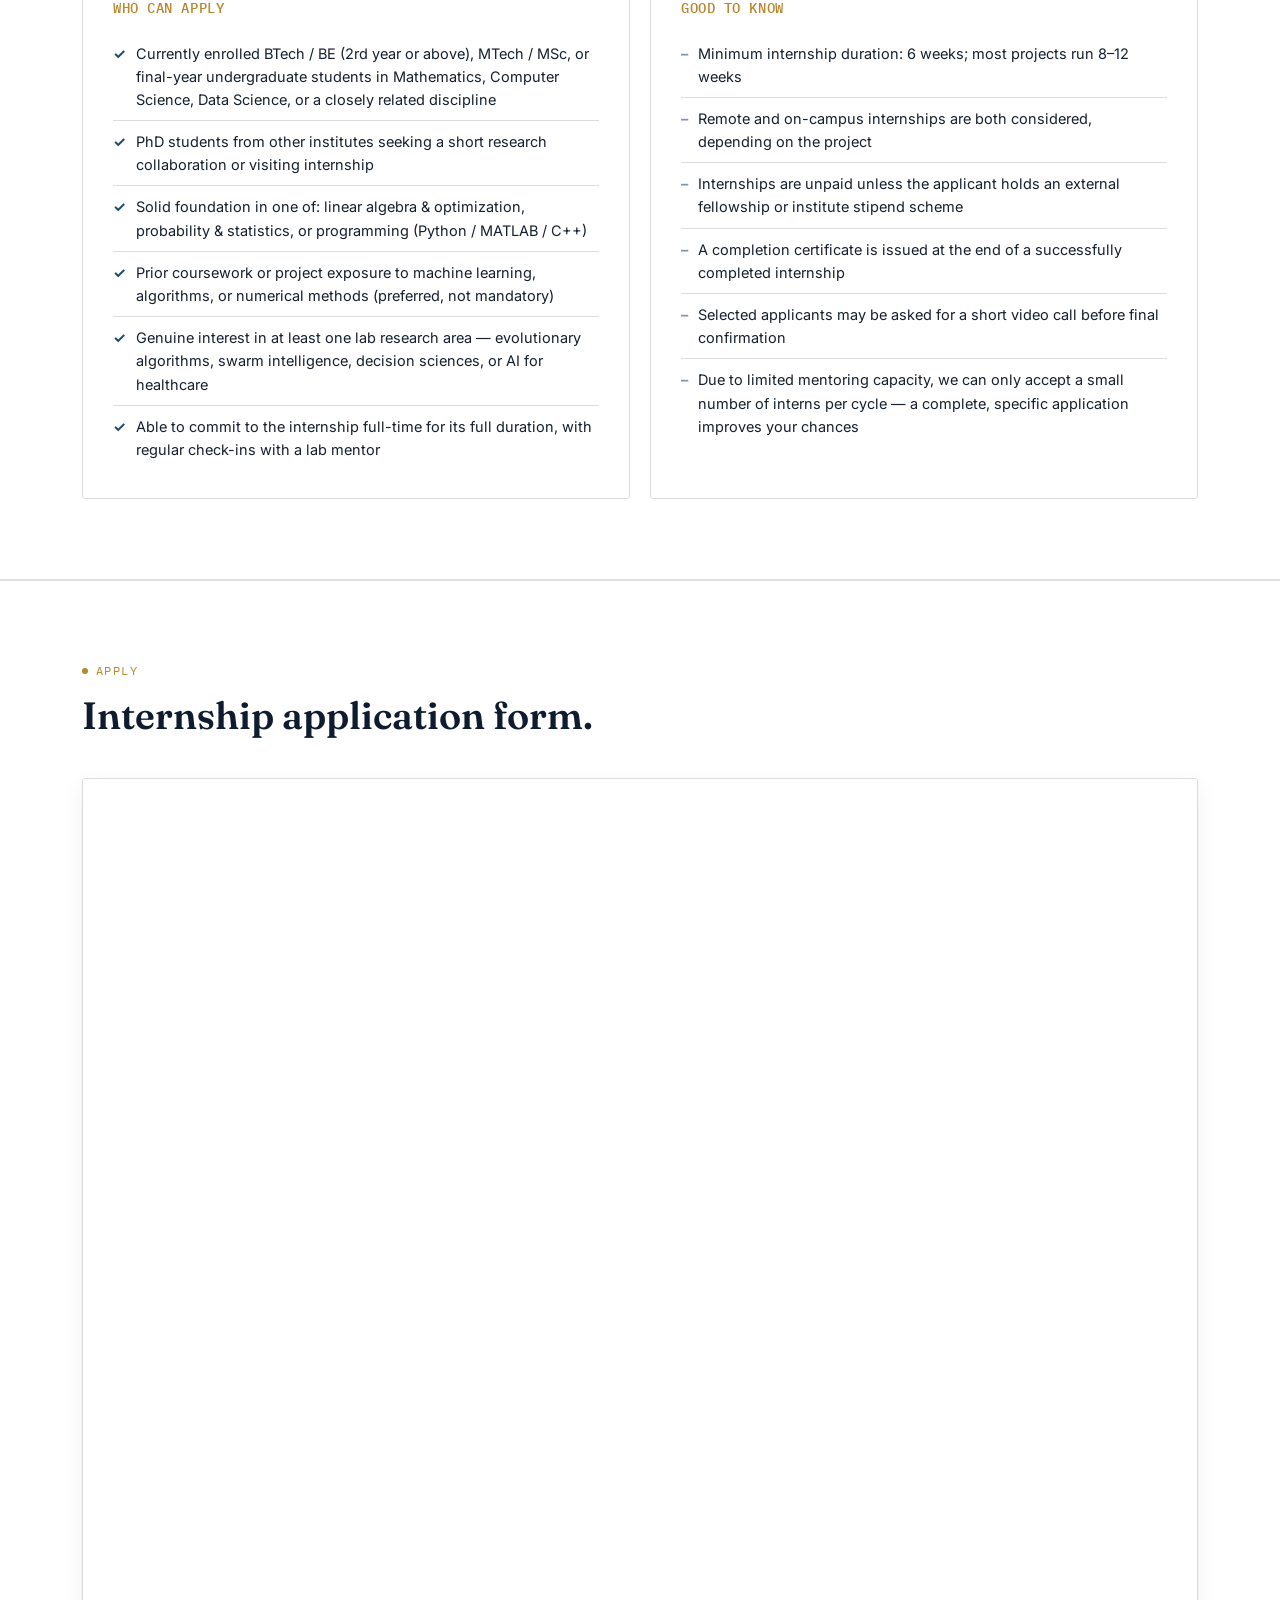
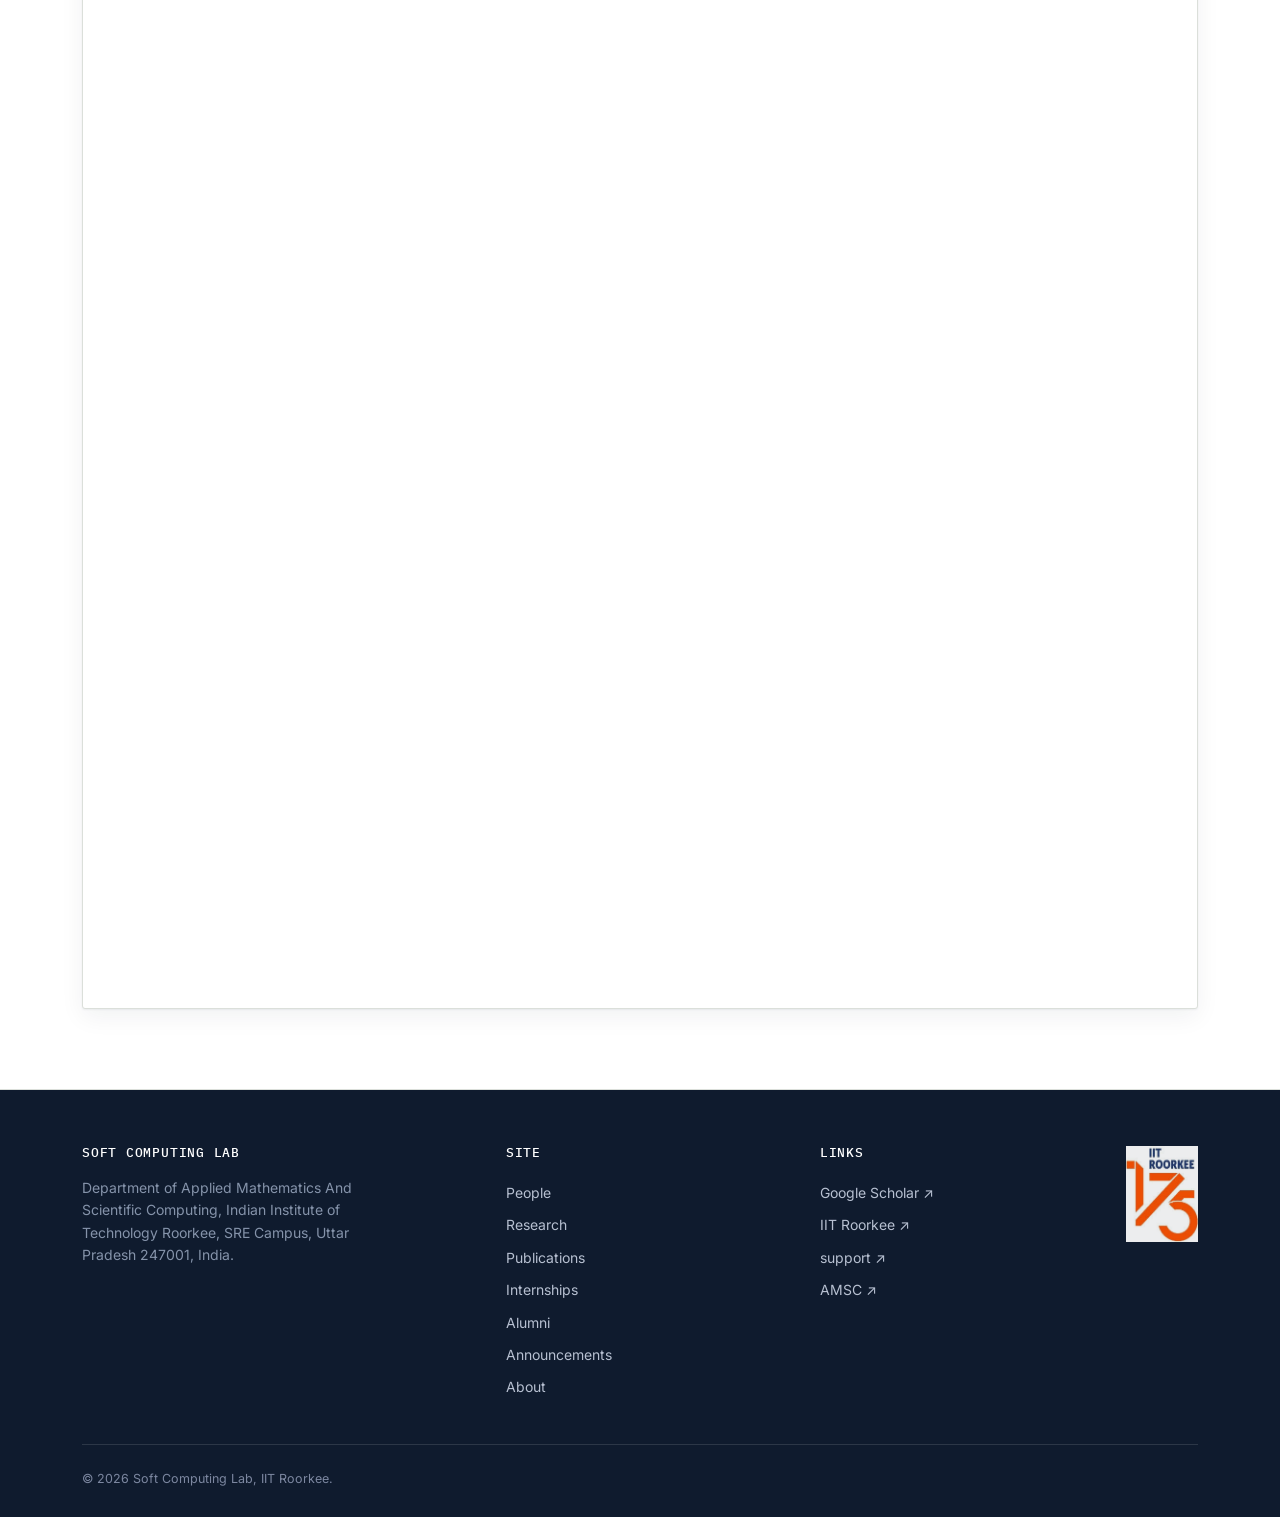
<file: internships.html>
<!DOCTYPE html>
<html lang="en">
<head>
<meta charset="UTF-8">
<meta name="viewport" content="width=device-width, initial-scale=1.0">
<title>Internships — Soft Computing Lab, IIT Roorkee</title>
<meta name="description" content="Apply for a research internship with the Soft Computing Lab at IIT Roorkee — optimization, evolutionary algorithms, swarm intelligence and AI for healthcare.">
<link rel="icon" href="images/iitr-logo.png">
<link rel="canonical" href="https://soft-computing-lab.github.io/internships.html">
<link rel="stylesheet" href="css/style.css">
</head>
<body>

<header class="site-header">
  <nav class="nav">
    <a href="index.html" class="brand">
      <img src="images/iitr-logo.png" alt="IIT Roorkee crest">
      <div>
        <div class="name">Soft Computing Lab</div>
        <div class="sub">Dept. of Applied Mathematics and Scientific computing · IIT Roorkee</div>
      </div>
    </a>
    <button class="nav-toggle" aria-label="Toggle menu"><span></span><span></span><span></span></button>
    <ul class="nav-links">
      <li><a href="index.html">Home</a></li>
      <li><a href="people.html">People</a></li>
      <li><a href="research.html">Research</a></li>
      <li><a href="publications.html">Publications</a></li>
      <li><a href="internships.html">Internships</a></li>
      <li><a href="alumni.html">Alumni</a></li>
      <li><a href="announcements.html">Announcements</a></li>
      <li><a href="about.html">About</a></li>
    </ul>
  </nav>
</header>

<section class="banner-hero">
  <div class="wrap">
    <div class="eyebrow">Internships</div>
    <h1>Do research with us this semester.</h1>
    <p style="max-width:62ch; font-size:16.5px;">We take on a small number of interns each cycle — undergraduate, MTech, or exchange students — to work alongside the group on optimization, evolutionary computation, swarm intelligence and applied machine learning. Apply below.</p>
  </div>
</section>

<section>
  <div class="wrap">
    <div class="section-head">
      <div>
        <div class="eyebrow">Where you could work</div>
        <h2>Areas open for interns.</h2>
      </div>
    </div>
    <div class="area-grid">
      <div class="area-pill">
        <span class="idx">01</span>
        <h4>Evolutionary Algorithms</h4>
        <p>Differential evolution & genetic algorithm variants, mutation strategies, benchmarking.</p>
        <a href="https://en.wikipedia.org/wiki/Evolutionary_algorithm" target="_blank">Wikipedia ↗</a>.
      </div>
      <div class="area-pill">
        <span class="idx">02</span>
        <h4>Swarm Intelligence</h4>
        <p>Particle swarm & artificial bee colony optimization for engineering and imaging problems.</p>
        <a href="https://en.wikipedia.org/wiki/Swarm_intelligence" target="_blank">Wikipedia ↗</a>.
      </div>
      <div class="area-pill">
        <span class="idx">03</span>
        <h4>Decision Sciences</h4>
        <p>MCDM, DEA and fuzzy decision-making for supplier selection and institutional benchmarking.</p>
        <a href="https://en.wikipedia.org/wiki/Decision_Sciences" target="_blank">Wikipedia ↗</a>.
      </div>
      <div class="area-pill">
        <span class="idx">04</span>
        <h4>AI for Healthcare</h4>
        <p>Deep learning & explainable AI for medical imaging, mental health, and clinical decision support.</p>
        <a href="https://en.wikipedia.org/wiki/Artificial_intelligence_in_healthcare" target="_blank">Wikipedia ↗</a>.
      </div>

    <div class="area-pill">
  <span class="idx">05</span>
  <h4>Machine Learning & Deep Learning</h4>
  <p>Neural networks, model optimization, transfer learning, and advanced architectures.</p>
  <a href="https://en.wikipedia.org/wiki/Machine_learning" target="_blank">Wikipedia ↗</a>.
</div>

<div class="area-pill">
  <span class="idx">06</span>
  <h4>Natural Language Processing (NLP)</h4>
  <p>Text mining, sentiment analysis, transformers, and language model applications.</p>
  <a href="https://en.wikipedia.org/wiki/Natural_language_processing" target="_blank">Wikipedia ↗</a>.
</div>

<div class="area-pill">
  <span class="idx">07</span>
  <h4>Computer Vision</h4>
  <p>Image classification, object detection, segmentation, and visual recognition systems.</p>
  <a href="https://www.ibm.com/think/topics/computer-vision" target="_blank">IBM ↗</a>.
</div>

<div class="area-pill">
  <span class="idx">08</span>
  <h4>Cybersecurity & IoT Security</h4>
  <p>Threat detection, anomaly analysis, secure IoT protocols, and intrusion prevention.</p>
  <a href="https://www.nist.gov/itl/applied-cybersecurity/nist-cybersecurity-iot-program" target="_blank">NIST ↗</a>.
</div>

<div class="area-pill">
  <span class="idx">09</span>
  <h4>Data Science & Big Data Analytics</h4>
  <p>Data preprocessing, visualization, predictive modeling, and large-scale analytics.</p>
  <a href="https://en.wikipedia.org/wiki/Data_science" target="_blank">Wikipedia ↗</a>.
</div>

<div class="area-pill">
  <span class="idx">10</span>
  <h4>Cloud Computing & Edge AI</h4>
  <p>Distributed systems, cloud-native AI, edge deployment, and scalable architectures.</p>
  <a href="https://www.cisco.com/site/us/en/learn/topics/artificial-intelligence/what-is-edge-ai.html" target="_blank">CISCO ↗</a>.
</div>


<div class="area-pill">
  <span class="idx">11</span>
  <h4>Smart Healthcare Systems</h4>
  <p>AI-driven diagnostics, medical imaging, wearable health monitoring, and telemedicine.</p>
  <a href="https://en.wikipedia.org/wiki/Health_system" target="_blank">Wikipedia ↗</a>.
</div>

<div class="area-pill">
  <span class="idx">12</span>
  <h4>Optimization & Operations Research</h4>
  <p>Mathematical modeling, decision optimization, supply chain analysis, and resource allocation.</p>
  <a href="https://en.wikipedia.org/wiki/Operations_research" target="_blank">Wikipedia ↗</a>.
</div>  
  </div>
  </div>
</section>

<section class="section-alt">
  <div class="wrap">
    <div class="section-head">
      <div>
        <div class="eyebrow">Before you apply</div>
        <h2>Eligibility criteria.</h2>
        <p class="desc">General guidelines for internship applicants — specific openings may adjust these depending on project needs.</p>
      </div>
    </div>
    <div class="elig-grid">
      <div class="elig-list">
        <h4>Who can apply</h4>
        <ul>
        <li>Currently enrolled BTech / BE (2rd year or above), MTech / MSc, or final-year undergraduate students in Mathematics, Computer Science, Data Science, or a closely related discipline</li>
        <li>PhD students from other institutes seeking a short research collaboration or visiting internship</li>
        <li>Solid foundation in one of: linear algebra & optimization, probability & statistics, or programming (Python / MATLAB / C++)</li>
        <li>Prior coursework or project exposure to machine learning, algorithms, or numerical methods (preferred, not mandatory)</li>
        <li>Genuine interest in at least one lab research area — evolutionary algorithms, swarm intelligence, decision sciences, or AI for healthcare</li>
        <li>Able to commit to the internship full-time for its full duration, with regular check-ins with a lab mentor</li>
        </ul>
      </div>
      <div class="elig-list not">
        <h4>Good to know</h4>
        <ul>
        <li>Minimum internship duration: 6 weeks; most projects run 8–12 weeks</li>
        <li>Remote and on-campus internships are both considered, depending on the project</li>
        <li>Internships are unpaid unless the applicant holds an external fellowship or institute stipend scheme</li>
        <li>A completion certificate is issued at the end of a successfully completed internship</li>
        <li>Selected applicants may be asked for a short video call before final confirmation</li>
        <li>Due to limited mentoring capacity, we can only accept a small number of interns per cycle — a complete, specific application improves your chances</li>
        </ul>
      </div>
    </div>
  </div>
</section>

  
<section class="section-alt">
  <div class="wrap">
    <div class="section-head">
      <div>
        <div class="eyebrow">Apply</div>
        <h2>Internship application form.</h2>
      </div>
    </div>

    <div class="form-shell">
      <iframe src="https://docs.google.com/forms/d/e/1FAIpQLSf1naoLAJw6llEZHEAvjWc_ssnVUZyapw4G3jhMY_h25cAgQA/viewform?embedded=true" width="640" height="1813" frameborder="0" marginheight="0" marginwidth="0">
        Loading form…
      </iframe>
    </div>

    <!-- <p style="margin-top:20px; font-size:13.5px; color:var(--slate-light);">
      Having trouble with the embedded form? You can also
      <a href="https://docs.google.com/forms/d/e/1FAIpQLSf_REPLACE_WITH_YOUR_FORM_ID/viewform" target="_blank" rel="noopener" style="color:var(--teal); border-bottom:1px solid currentColor;">open it in a new tab ↗</a>.
    </p> -->
  </div>
</section>

<footer>
  <div class="wrap">
    <div class="footer-top">
    <div class="footer-grid">
      <div>
        <h4>Soft Computing Lab</h4>
        <p style="color:#8593AA; font-size:14px; max-width:32ch;">Department of Applied Mathematics And Scientific Computing, Indian Institute of Technology Roorkee, SRE Campus, Uttar Pradesh 247001, India.</p>
      </div>
      <div>
        <h4>Site</h4>
        <a href="people.html">People</a>
        <a href="research.html">Research</a>
        <a href="publications.html">Publications</a>
        <a href="internships.html">Internships</a>
        <a href="alumni.html">Alumni</a>
        <a href="announcements.html">Announcements</a>
        <a href="about.html">About</a>
      </div>
      <div>
        <h4>Links</h4>
        <a href="https://scholar.google.co.in/citations?user=VEAXM8IAAAAJ&hl=en" target="_blank" rel="noopener">Google Scholar ↗</a>
        <a href="https://www.iitr.ac.in" target="_blank" rel="noopener">IIT Roorkee ↗</a>
        <a href="https://www.iitr.ac.in/support/" target="_blank" rel="noopener">support ↗</a>
        <a href="https://iitr.ac.in/Departments/Applied%20Mathematics%20and%20Scientific%20Computing%20Department/Home%20Page.html" target="_blank" rel="noopener">AMSC ↗</a>
      </div>
    </div>
          <div class="footer-badge">
      <img src="images/iitr-175-logo.png" alt="IIT Roorkee 175 years">
    </div>
    </div>
    <div class="footer-bottom">
      <span>© <span id="year"></span> Soft Computing Lab, IIT Roorkee.</span>
      <!-- <span>Built for the lab · content editable in /data</span> -->
    </div>
  </div>
</footer>

<script src="js/script.js"></script>
</body>
</html>
</file>
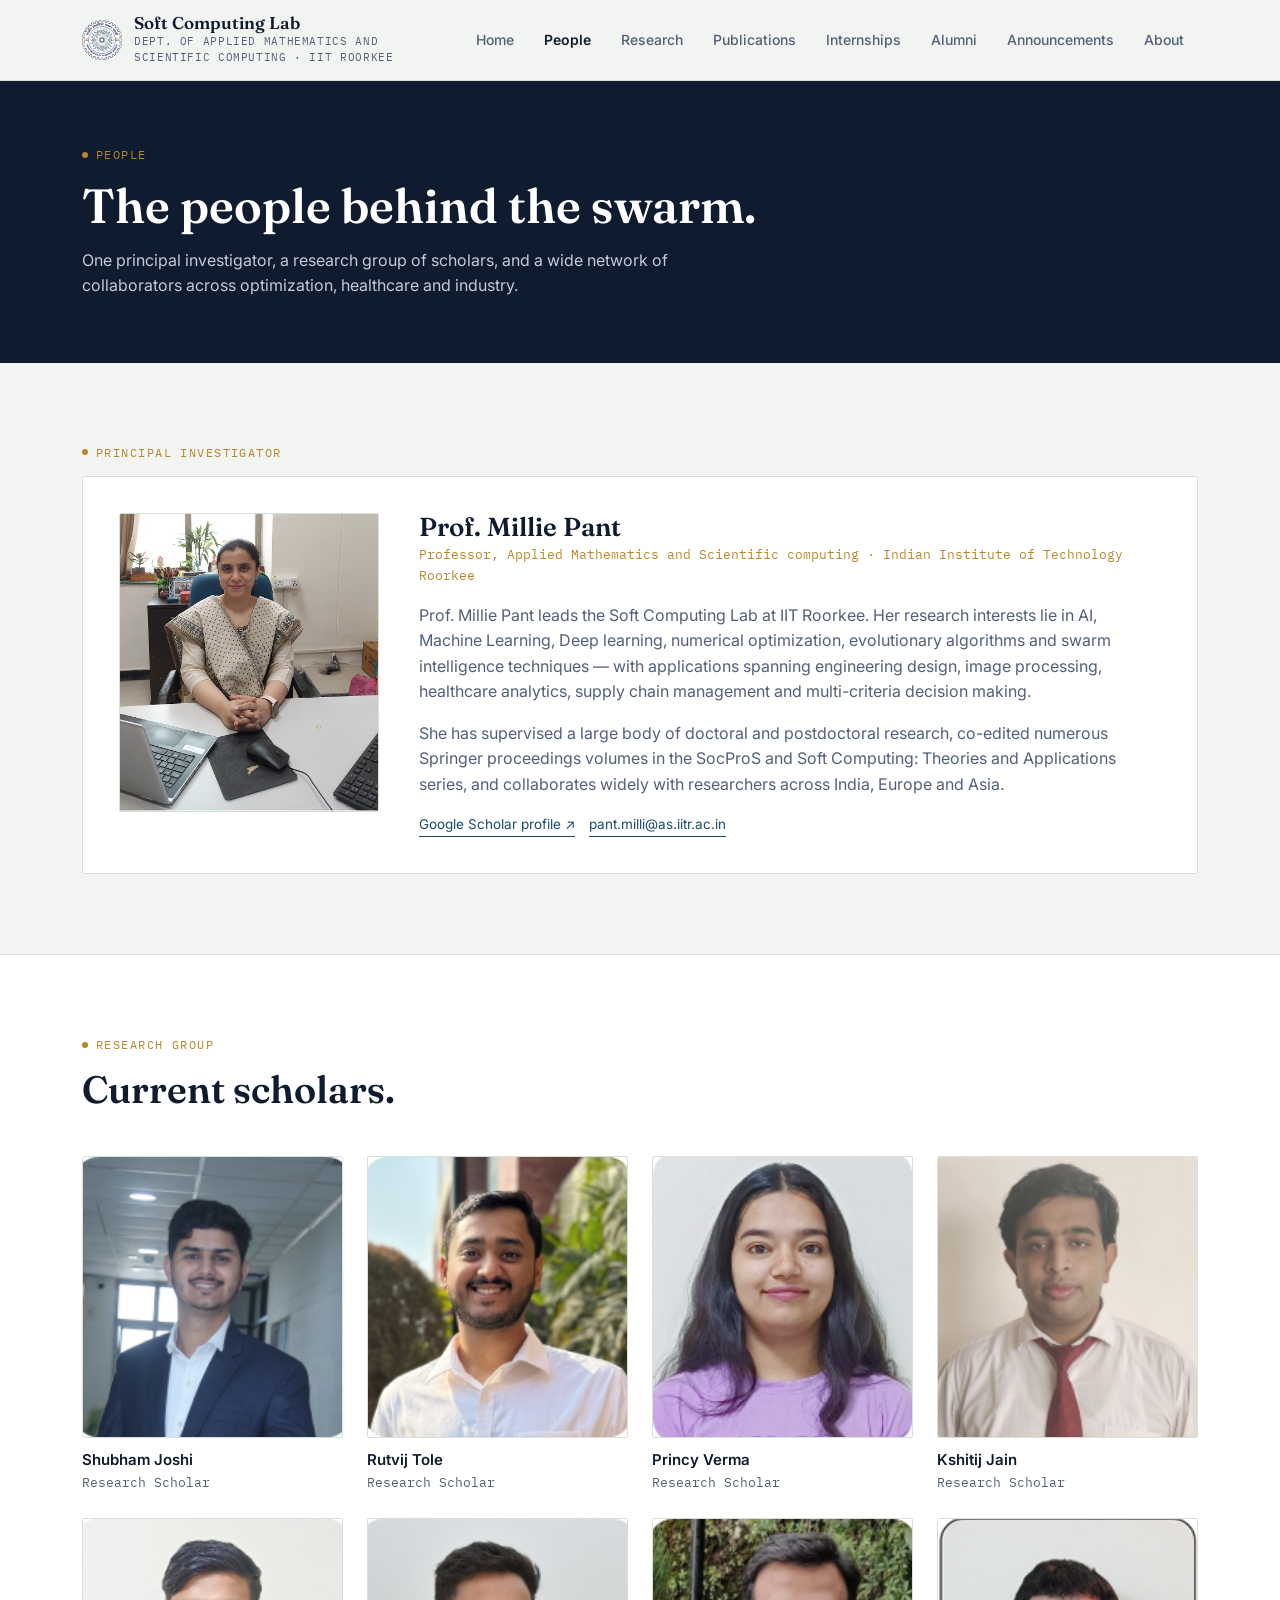
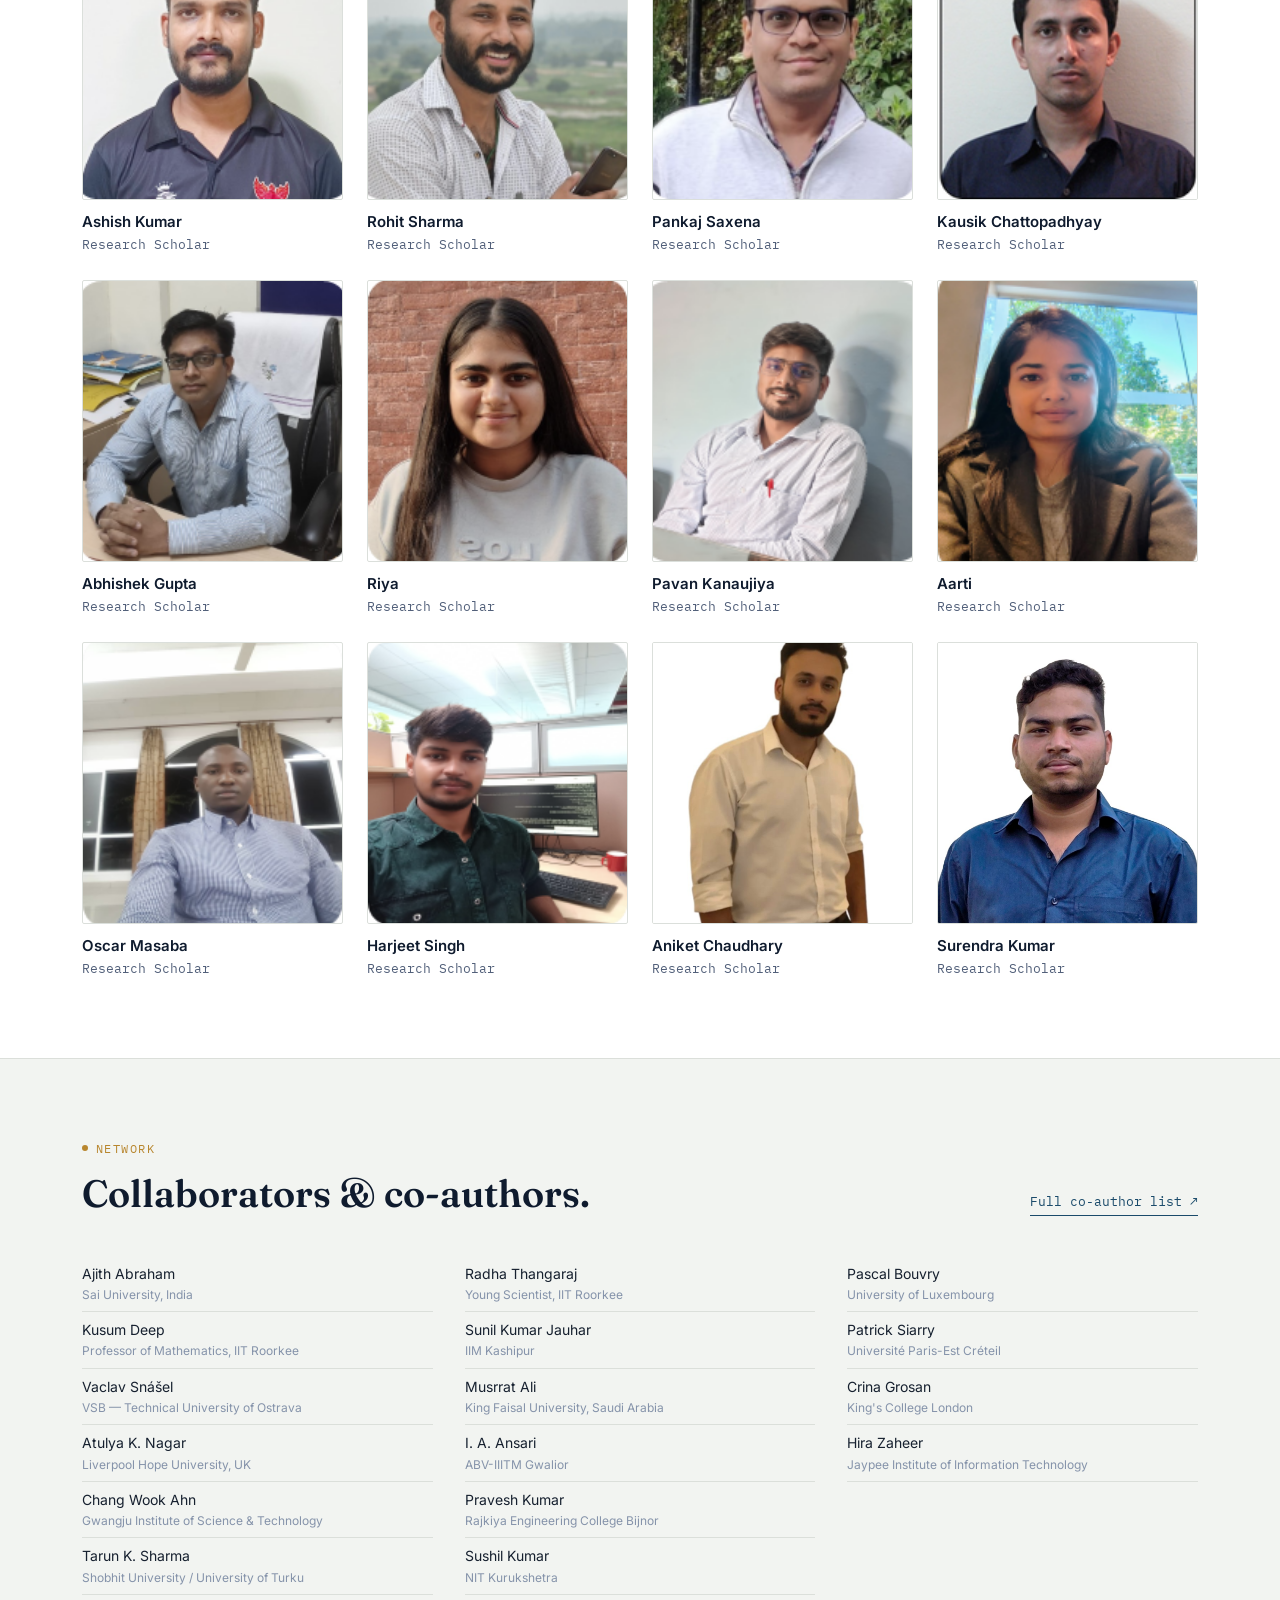
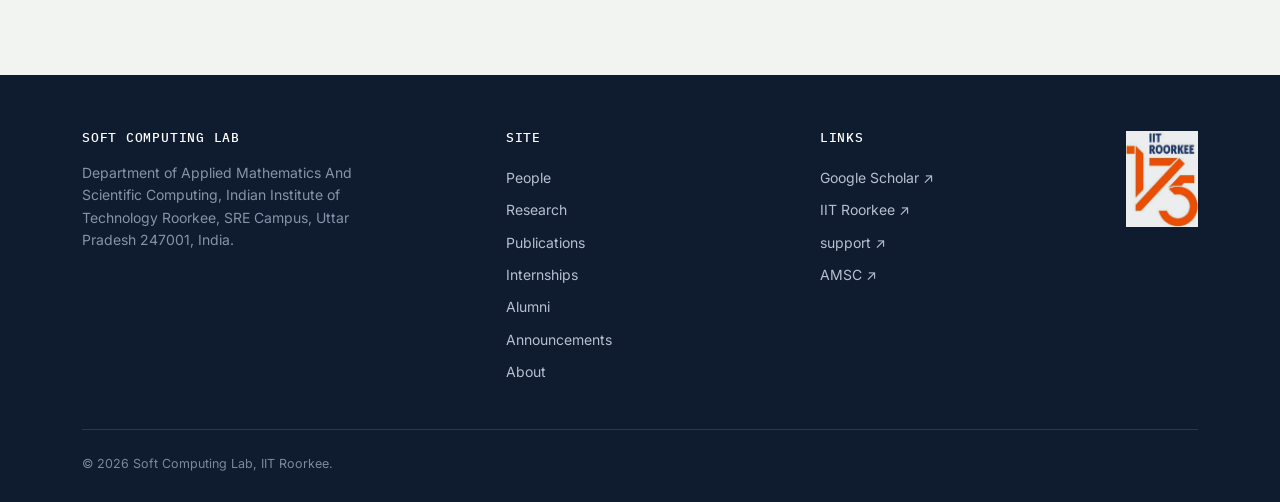
<file: people.html>
<!DOCTYPE html>
<html lang="en">
<head>
<meta charset="UTF-8">
<meta name="viewport" content="width=device-width, initial-scale=1.0">
<title>People — Soft Computing Lab, IIT Roorkee</title>
<link rel="icon" href="images/iitr-logo.png">
<link rel="stylesheet" href="css/style.css">
</head>
<body>

<header class="site-header">
  <nav class="nav">
    <a href="index.html" class="brand">
      <img src="images/iitr-logo.png" alt="IIT Roorkee crest">
      <div>
        <div class="name">Soft Computing Lab</div>
        <div class="sub">Dept. of Applied Mathematics and Scientific computing · IIT Roorkee</div>
      </div>
    </a>
    <button class="nav-toggle" aria-label="Toggle menu"><span></span><span></span><span></span></button>
    <ul class="nav-links">
      <li><a href="index.html">Home</a></li>
      <li><a href="people.html">People</a></li>
      <li><a href="research.html">Research</a></li>
      <li><a href="publications.html">Publications</a></li>
      <li><a href="internships.html">Internships</a></li>
      <li><a href="alumni.html">Alumni</a></li>
      <li><a href="announcements.html">Announcements</a></li>
      <li><a href="about.html">About</a></li>
    </ul>
  </nav>
</header>

<section class="page-hero">
  <div class="wrap">
    <div class="eyebrow">People</div>
    <h1>The people behind the swarm.</h1>
    <p>One principal investigator, a research group of scholars, and a wide network of collaborators across optimization, healthcare and industry.</p>
  </div>
</section>

<section>
  <div class="wrap">
    <div class="eyebrow">Principal Investigator</div>
    <div class="pi-card">
      <img src="images/millie-pant.jpg" alt="Prof. Millie Pant" class="pi-photo">
      <div>
        <h3>Prof. Millie Pant</h3>
        <span class="pi-role">Professor, Applied Mathematics and Scientific computing · Indian Institute of Technology Roorkee</span>
        <p>Prof. Millie Pant leads the Soft Computing Lab at IIT Roorkee. Her research interests lie in AI, Machine Learning, Deep learning, numerical optimization, evolutionary algorithms and swarm intelligence techniques — with applications spanning engineering design, image processing, healthcare analytics, supply chain management and multi-criteria decision making.</p>
        <p>She has supervised a large body of doctoral and postdoctoral research, co-edited numerous Springer proceedings volumes in the SocProS and Soft Computing: Theories and Applications series, and collaborates widely with researchers across India, Europe and Asia.</p>
        <div class="pi-links">
          <a href="https://scholar.google.co.in/citations?user=VEAXM8IAAAAJ&hl=en" target="_blank" rel="noopener">Google Scholar profile ↗</a>
          <a href="mailto:pant.milli@as.iitr.ac.in">pant.milli@as.iitr.ac.in</a>
        </div>
      </div>
    </div>
  </div>
</section>

<section class="section-alt">
  <div class="wrap">
    <div class="section-head">
      <div>
        <div class="eyebrow">Research group</div>
        <h2>Current scholars.</h2>
      </div>
    </div>
    <div class="people-grid">
      <div class="person"><img class="ph" src="images/shubham-joshi.png" alt="Shubham Joshi"><div class="pname">Shubham Joshi</div><div class="prole">Research Scholar</div></div>
      <div class="person"><img class="ph" src="images/rutvij-tole.png" alt="Rutvij Tole"><div class="pname">Rutvij Tole</div><div class="prole">Research Scholar</div></div>
      <div class="person"><img class="ph" src="images/princy-verma.png" alt="Princy Verma"><div class="pname">Princy Verma</div><div class="prole">Research Scholar</div></div>
      <div class="person"><img class="ph" src="images/kshitij-jain.png" alt="Kshitij Jain"><div class="pname">Kshitij Jain</div><div class="prole">Research Scholar</div></div>
      <div class="person"><img class="ph" src="images/ashish-kumar.png" alt="Ashish Kumar"><div class="pname">Ashish Kumar</div><div class="prole">Research Scholar</div></div>
      <div class="person"><img class="ph" src="images/rohit-sharma.png" alt="Rohit Sharma"><div class="pname">Rohit Sharma</div><div class="prole">Research Scholar</div></div>
      <div class="person"><img class="ph" src="images/pankaj-saxena.png" alt="Pankaj Saxena"><div class="pname">Pankaj Saxena</div><div class="prole">Research Scholar</div></div>
      <div class="person"><img class="ph" src="images/kausik-chattopadhyay.png" alt="Kausik Chattopadhyay"><div class="pname">Kausik Chattopadhyay</div><div class="prole">Research Scholar</div></div>
      <div class="person"><img class="ph" src="images/abhishek-gupta.png" alt="Abhishek Gupta"><div class="pname">Abhishek Gupta</div><div class="prole">Research Scholar</div></div>
      <div class="person"><img class="ph" src="images/riya.png" alt="Riya"><div class="pname">Riya</div><div class="prole">Research Scholar</div></div>
      <div class="person"><img class="ph" src="images/pavan-kanaujiya.png" alt="Pavan Kanaujiya"><div class="pname">Pavan Kanaujiya</div><div class="prole">Research Scholar</div></div>
      <div class="person"><img class="ph" src="images/aarti.png" alt="Aarti"><div class="pname">Aarti</div><div class="prole">Research Scholar</div></div>
      <div class="person"><img class="ph" src="images/oscar-masaba.png" alt="Oscar Masaba"><div class="pname">Oscar Masaba</div><div class="prole">Research Scholar</div></div>
      <div class="person"><img class="ph" src="images/harjeet-singh.png" alt="Harjeet Singh"><div class="pname">Harjeet Singh</div><div class="prole">Research Scholar</div></div>
      <div class="person"><img class="ph" src="images/aniket.jpeg" alt="Aniket Chaudhary"><div class="pname">Aniket Chaudhary</div><div class="prole">Research Scholar</div></div>
      <div class="person"><img class="ph" src="images/surendar.jpeg" alt="Surendra Kumar"><div class="pname">Surendra Kumar</div><div class="prole">Research Scholar</div></div>

    </div>
    <!-- <p style="margin-top:28px; font-size:13px; color:var(--slate-light); font-family:var(--font-mono);">Roles and one-line bios are placeholders — swap in exact designations (PhD / MTech / PostDoc) and short bios for each scholar.</p> -->
  </div>
</section>

<section>
  <div class="wrap">
    <div class="section-head">
      <div>
        <div class="eyebrow">Network</div>
        <h2>Collaborators &amp; co-authors.</h2>
      </div>
      <a href="https://scholar.google.co.in/citations?user=VEAXM8IAAAAJ&hl=en" target="_blank" rel="noopener" class="tag-link">Full co-author list ↗</a>
    </div>
    <ul class="collab-list">
      <li>Ajith Abraham <span>Sai University, India</span></li>
      <li>Kusum Deep <span>Professor of Mathematics, IIT Roorkee</span></li>
      <li>Vaclav Snášel <span>VSB — Technical University of Ostrava</span></li>
      <li>Atulya K. Nagar <span>Liverpool Hope University, UK</span></li>
      <li>Chang Wook Ahn <span>Gwangju Institute of Science &amp; Technology</span></li>
      <li>Tarun K. Sharma <span>Shobhit University / University of Turku</span></li>
      <li>Radha Thangaraj <span>Young Scientist, IIT Roorkee</span></li>
      <li>Sunil Kumar Jauhar <span>IIM Kashipur</span></li>
      <li>Musrrat Ali <span>King Faisal University, Saudi Arabia</span></li>
      <li>I. A. Ansari <span>ABV-IIITM Gwalior</span></li>
      <li>Pravesh Kumar <span>Rajkiya Engineering College Bijnor</span></li>
      <li>Sushil Kumar <span>NIT Kurukshetra</span></li>
      <li>Pascal Bouvry <span>University of Luxembourg</span></li>
      <li>Patrick Siarry <span>Université Paris-Est Créteil</span></li>
      <li>Crina Grosan <span>King's College London</span></li>
      <li>Hira Zaheer <span>Jaypee Institute of Information Technology</span></li>
    </ul>
  </div>
</section>

<footer>
  <div class="wrap">
    <div class="footer-top">
    <div class="footer-grid">
      <div>
        <h4>Soft Computing Lab</h4>
        <p style="color:#8593AA; font-size:14px; max-width:32ch;">Department of Applied Mathematics And Scientific Computing, Indian Institute of Technology Roorkee, SRE Campus, Uttar Pradesh 247001, India.</p>
      </div>
      <div>
        <h4>Site</h4>
        <a href="people.html">People</a>
        <a href="research.html">Research</a>
        <a href="publications.html">Publications</a>
        <a href="internships.html">Internships</a>
        <a href="alumni.html">Alumni</a>
        <a href="announcements.html">Announcements</a>
        <a href="about.html">About</a>
      </div>
      <div>
        <h4>Links</h4>
        <a href="https://scholar.google.co.in/citations?user=VEAXM8IAAAAJ&hl=en" target="_blank" rel="noopener">Google Scholar ↗</a>
        <a href="https://www.iitr.ac.in" target="_blank" rel="noopener">IIT Roorkee ↗</a>
        <a href="https://www.iitr.ac.in/support/" target="_blank" rel="noopener">support ↗</a>
        <a href="https://iitr.ac.in/Departments/Applied%20Mathematics%20and%20Scientific%20Computing%20Department/Home%20Page.html" target="_blank" rel="noopener">AMSC ↗</a>
      </div>
    </div>
      <div class="footer-badge">
      <img src="images/iitr-175-logo.png" alt="IIT Roorkee 175 years">
    </div>
    </div>
    <div class="footer-bottom">
      <span>© <span id="year"></span> Soft Computing Lab, IIT Roorkee.</span>
      <!-- <span>Built for the lab · content editable in /data</span> -->
    </div>
  </div>
</footer>

<script src="js/script.js"></script>
</body>
</html>
</file>
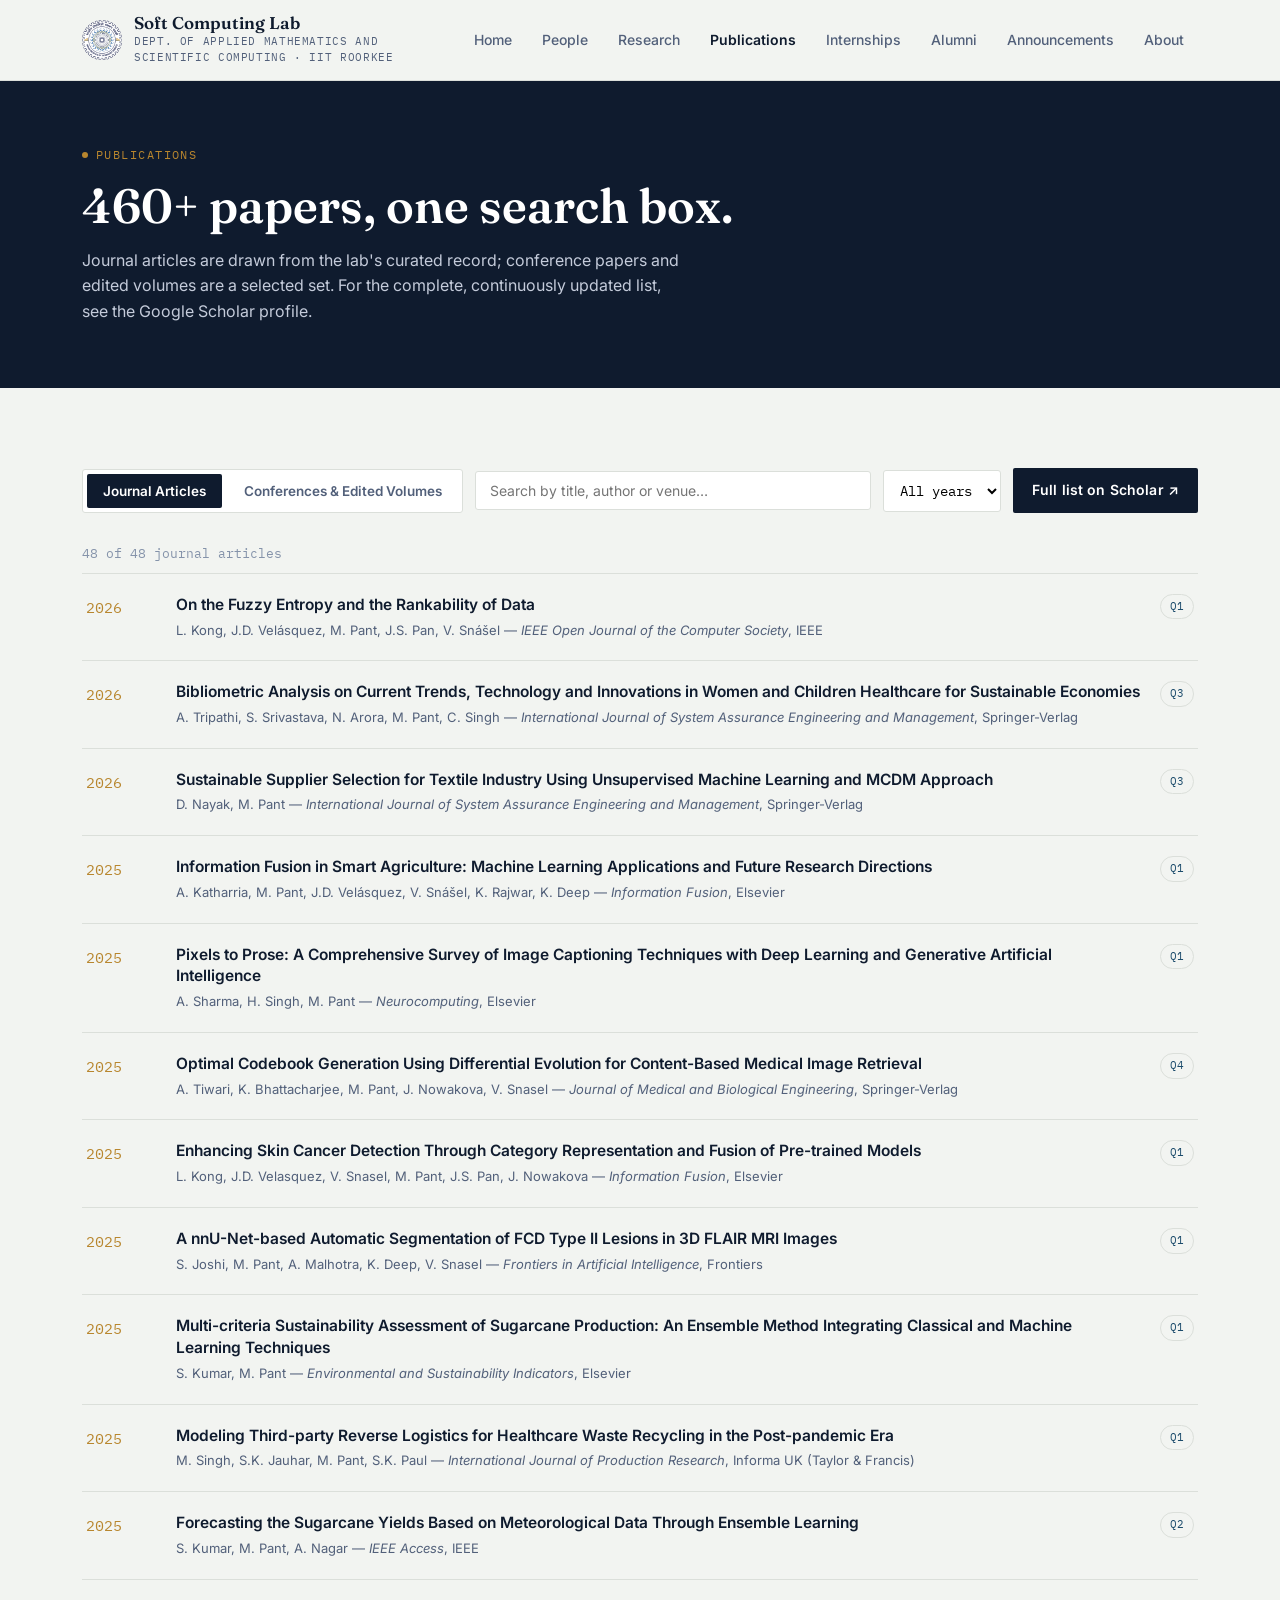
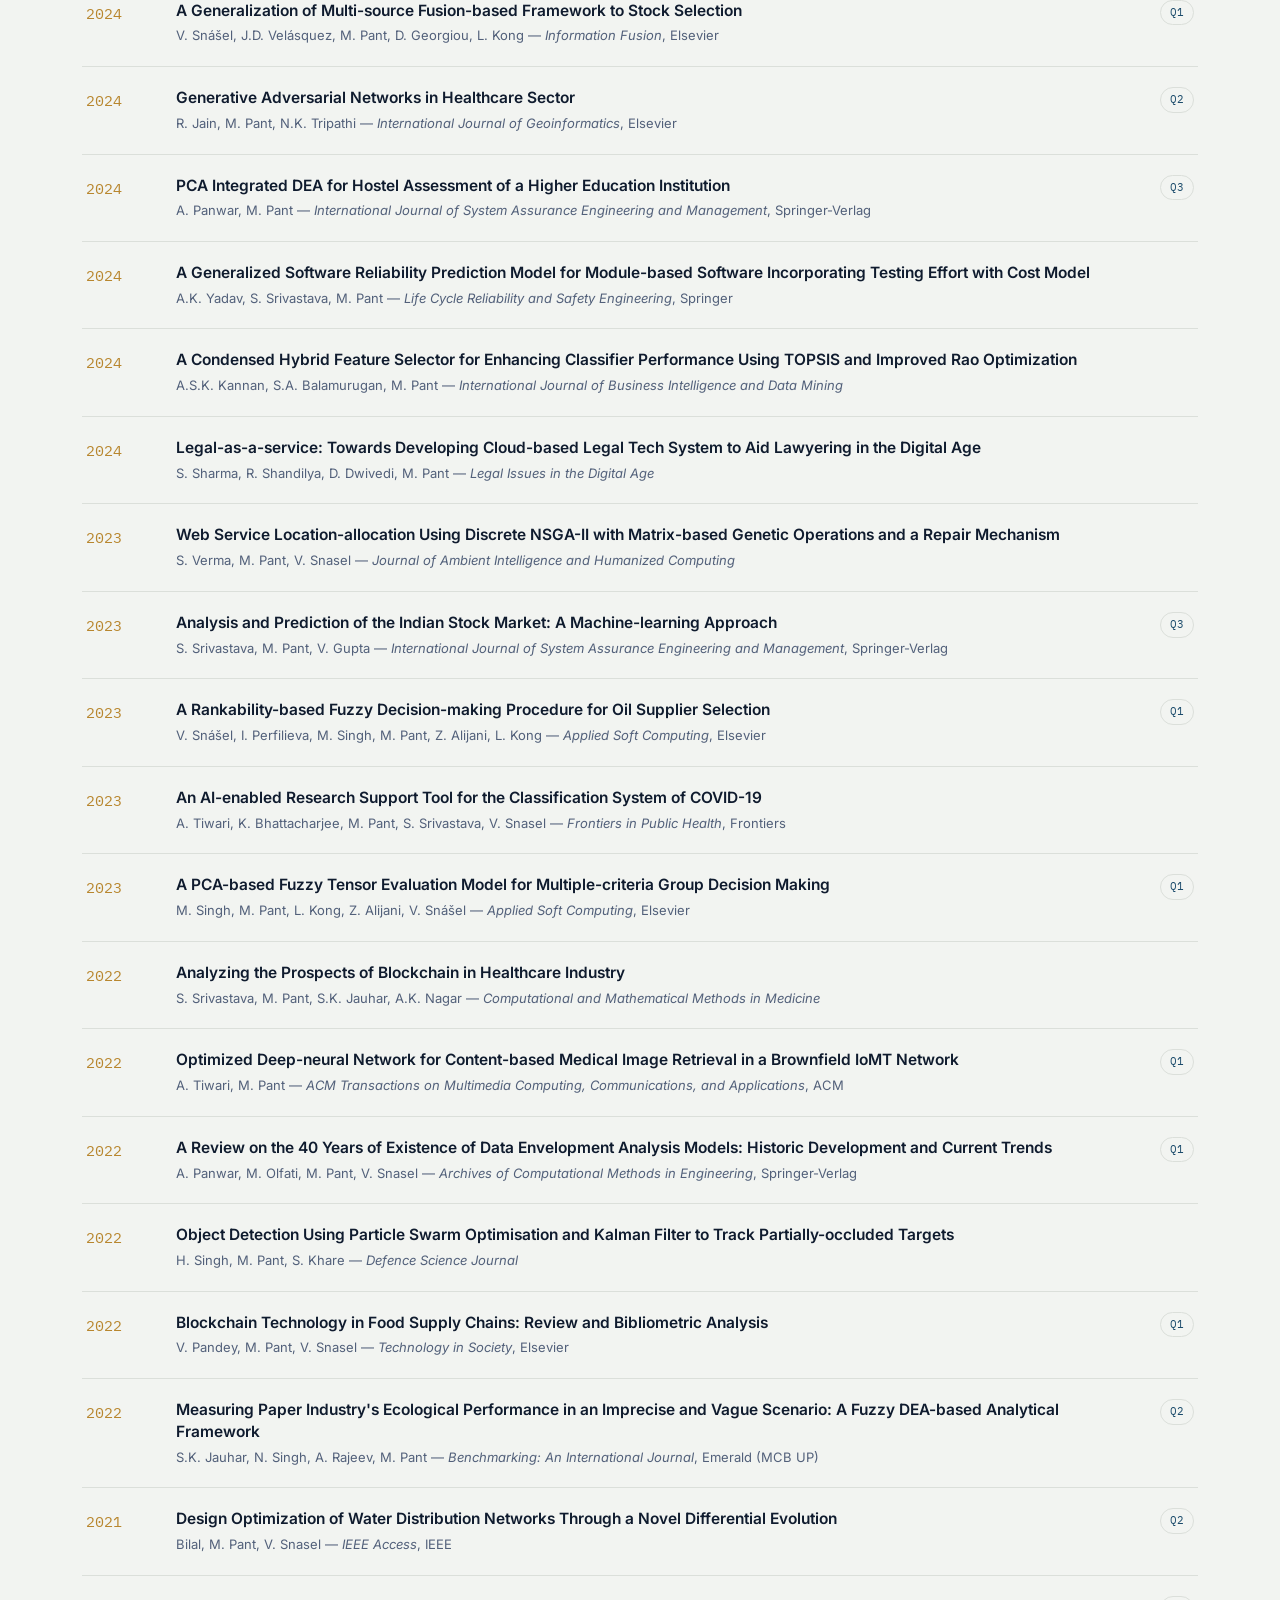
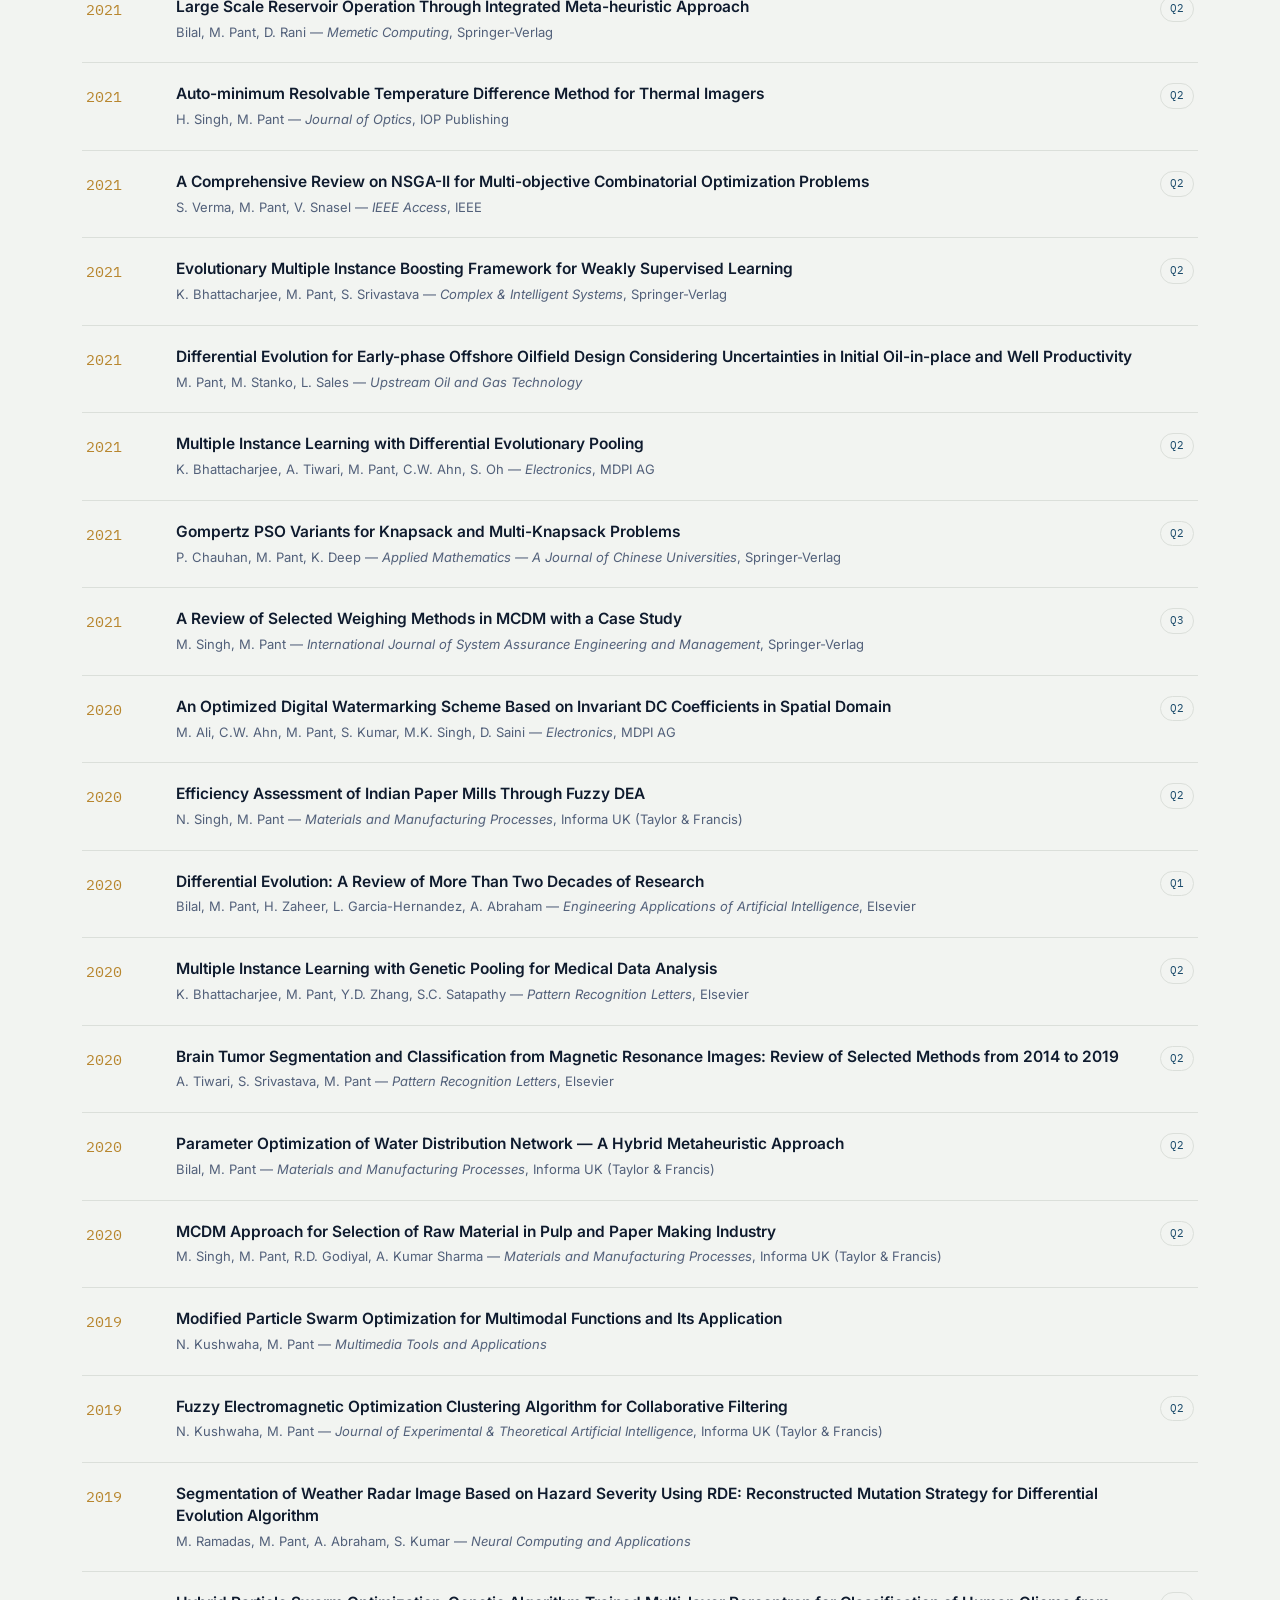
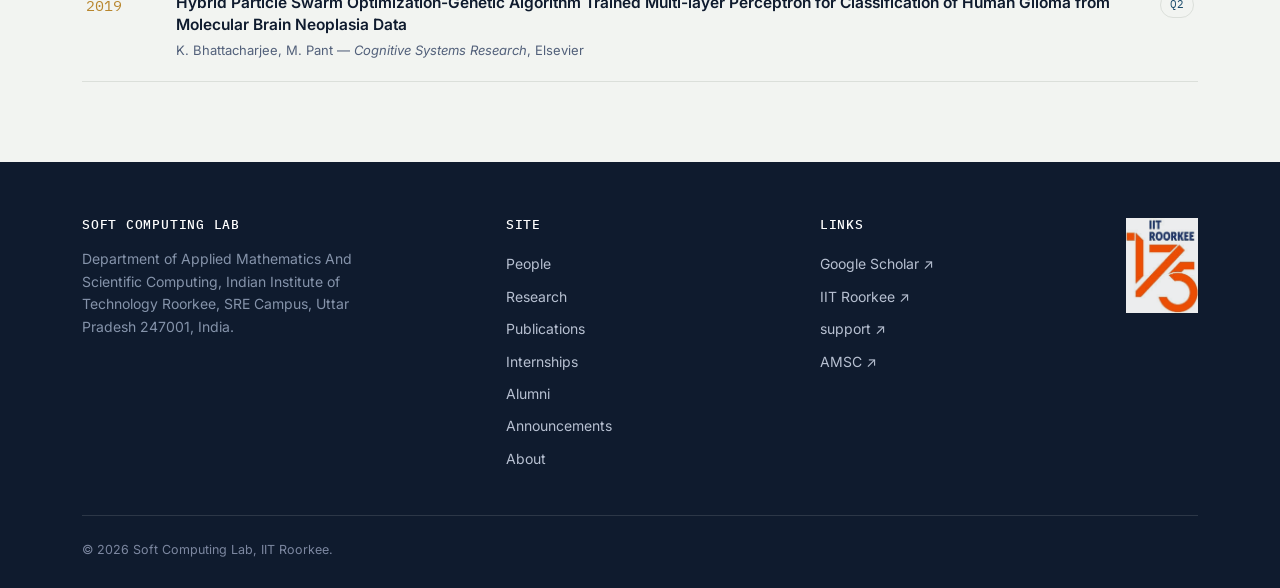
<file: publications.html>
<!DOCTYPE html>
<html lang="en">
<head>
<meta charset="UTF-8">
<meta name="viewport" content="width=device-width, initial-scale=1.0">
<title>Publications — Soft Computing Lab, IIT Roorkee</title>
<link rel="icon" href="images/iitr-logo.png">
<link rel="stylesheet" href="css/style.css">
</head>
<body>

<header class="site-header">
  <nav class="nav">
    <a href="index.html" class="brand">
      <img src="images/iitr-logo.png" alt="IIT Roorkee crest">
      <div>
        <div class="name">Soft Computing Lab</div>
        <div class="sub">Dept. of Applied Mathematics and Scientific computing · IIT Roorkee</div>
      </div>
    </a>
    <button class="nav-toggle" aria-label="Toggle menu"><span></span><span></span><span></span></button>
    <ul class="nav-links">
      <li><a href="index.html">Home</a></li>
      <li><a href="people.html">People</a></li>
      <li><a href="research.html">Research</a></li>
      <li><a href="publications.html">Publications</a></li>
      <li><a href="internships.html">Internships</a></li>
      <li><a href="alumni.html">Alumni</a></li>
      <li><a href="announcements.html">Announcements</a></li>
      <li><a href="about.html">About</a></li>
    </ul>
  </nav>
</header>

<section class="page-hero">
  <div class="wrap">
    <div class="eyebrow">Publications</div>
    <h1>460+ papers, one search box.</h1>
    <p>Journal articles are drawn from the lab's curated record; conference papers and edited volumes are a selected set. For the complete, continuously updated list, see the Google Scholar profile.</p>
  </div>
</section>

<section>
  <div class="wrap">
    <div class="pub-controls">
      <div class="pub-tabs">
        <button data-mode="journals" class="active">Journal Articles</button>
        <button data-mode="conferences">Conferences &amp; Edited Volumes</button>
      </div>
      <input type="text" id="pubSearch" class="pub-search" placeholder="Search by title, author or venue…">
      <select id="pubYear" class="pub-year-filter"></select>
      <a href="https://scholar.google.co.in/citations?user=VEAXM8IAAAAJ&hl=en" target="_blank" rel="noopener" class="btn btn-dark" style="padding:10px 18px;">Full list on Scholar ↗</a>
    </div>
    <div class="pub-count" id="pubCount"></div>
    <div class="pub-list" id="pubList"></div>
  </div>
</section>

<footer>
  <div class="wrap">
    <div class="footer-top">
    <div class="footer-grid">
      <div>
        <h4>Soft Computing Lab</h4>
        <p style="color:#8593AA; font-size:14px; max-width:32ch;">Department of Applied Mathematics And Scientific Computing, Indian Institute of Technology Roorkee, SRE Campus, Uttar Pradesh 247001, India.</p>
      </div>
      <div>
        <h4>Site</h4>
        <a href="people.html">People</a>
        <a href="research.html">Research</a>
        <a href="publications.html">Publications</a>
        <a href="internships.html">Internships</a>
        <a href="alumni.html">Alumni</a>
        <a href="announcements.html">Announcements</a>
        <a href="about.html">About</a>
      </div>
      <div>
        <h4>Links</h4>
        <a href="https://scholar.google.co.in/citations?user=VEAXM8IAAAAJ&hl=en" target="_blank" rel="noopener">Google Scholar ↗</a>
        <a href="https://www.iitr.ac.in" target="_blank" rel="noopener">IIT Roorkee ↗</a>
        <a href="https://www.iitr.ac.in/support/" target="_blank" rel="noopener">support ↗</a>
        <a href="https://iitr.ac.in/Departments/Applied%20Mathematics%20and%20Scientific%20Computing%20Department/Home%20Page.html" target="_blank" rel="noopener">AMSC ↗</a>
      </div>
    </div>
          <div class="footer-badge">
      <img src="images/iitr-175-logo.png" alt="IIT Roorkee 175 years">
    </div>
    </div>
    <div class="footer-bottom">
      <span>© <span id="year"></span> Soft Computing Lab, IIT Roorkee.</span>
      <!-- <span>Built for the lab · content editable in /data</span> -->
    </div>
  </div>
</footer>

<script src="js/script.js"></script>
<script src="data/pub-data.js"></script>
<script src="js/publications.js"></script>
<script>
  document.addEventListener('DOMContentLoaded', () => { window.PubData.initPublicationsPage(); });
</script>
</body>
</html>
</file>
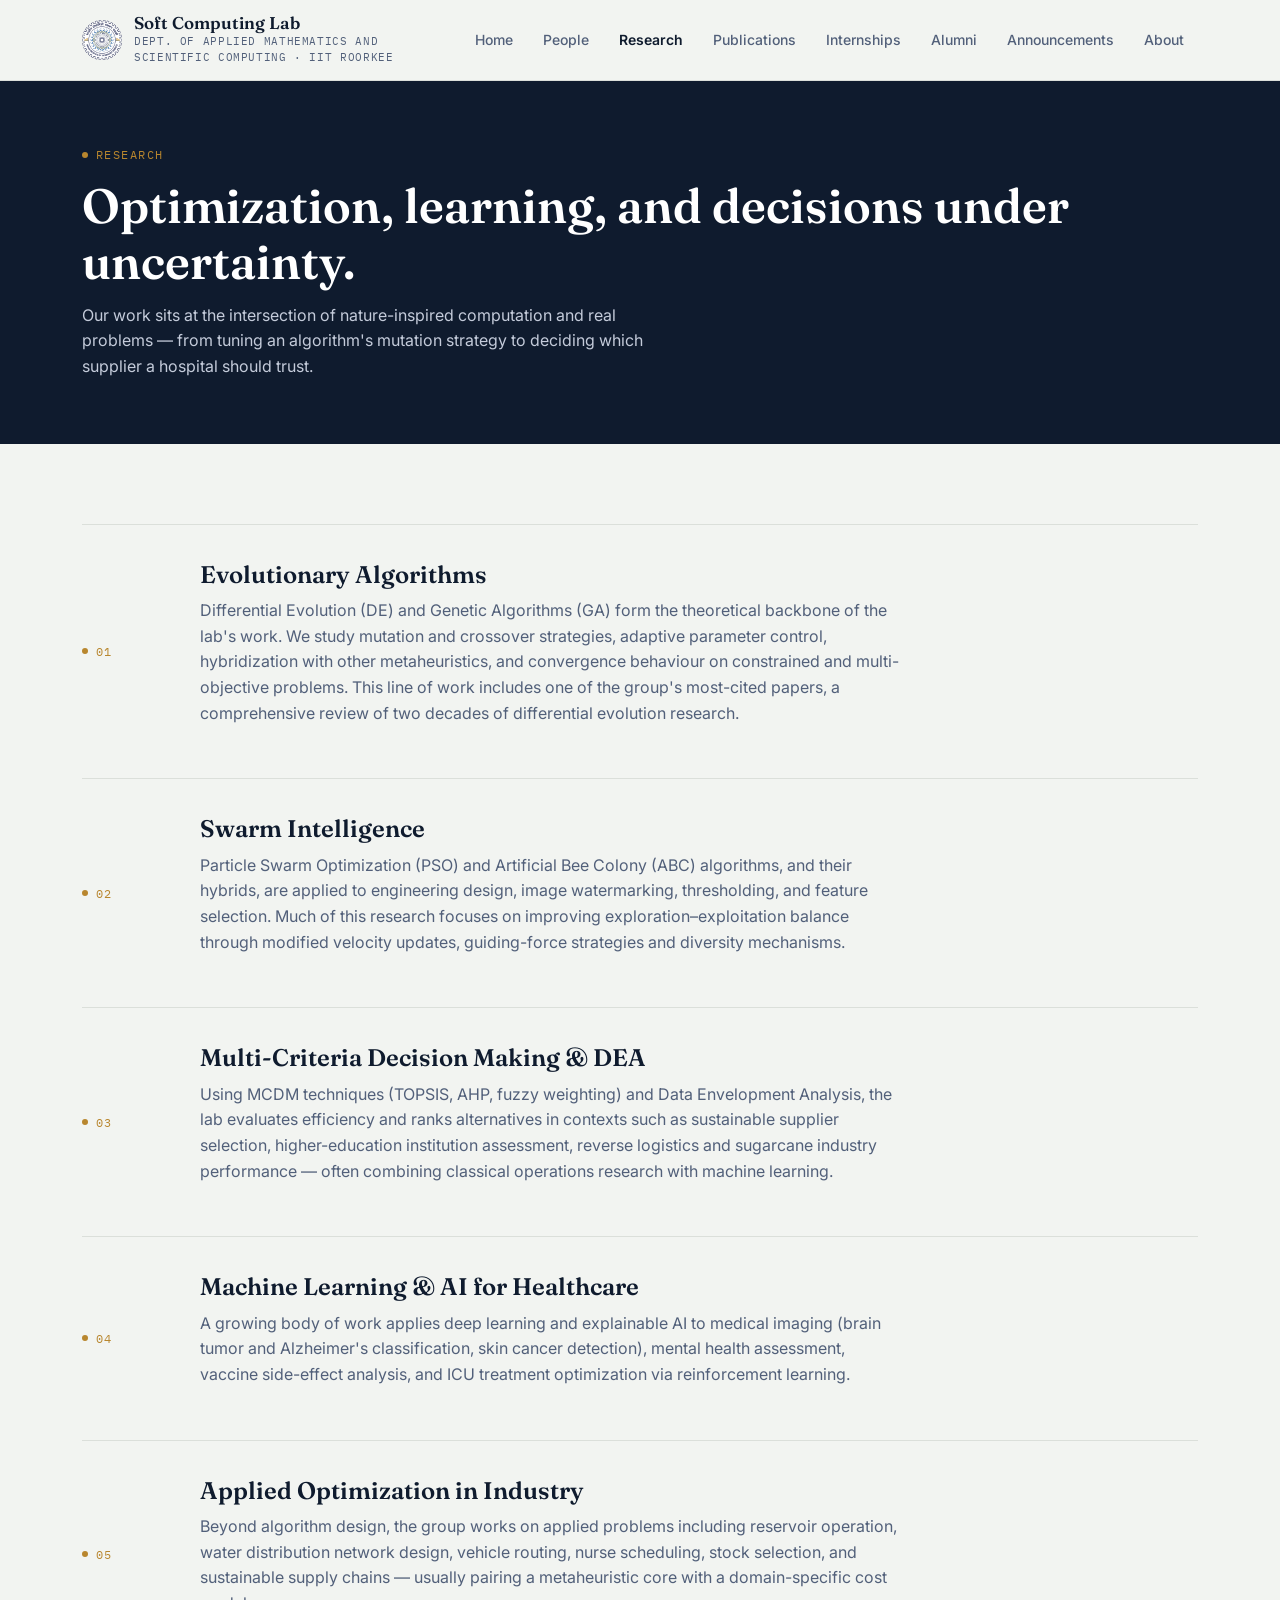
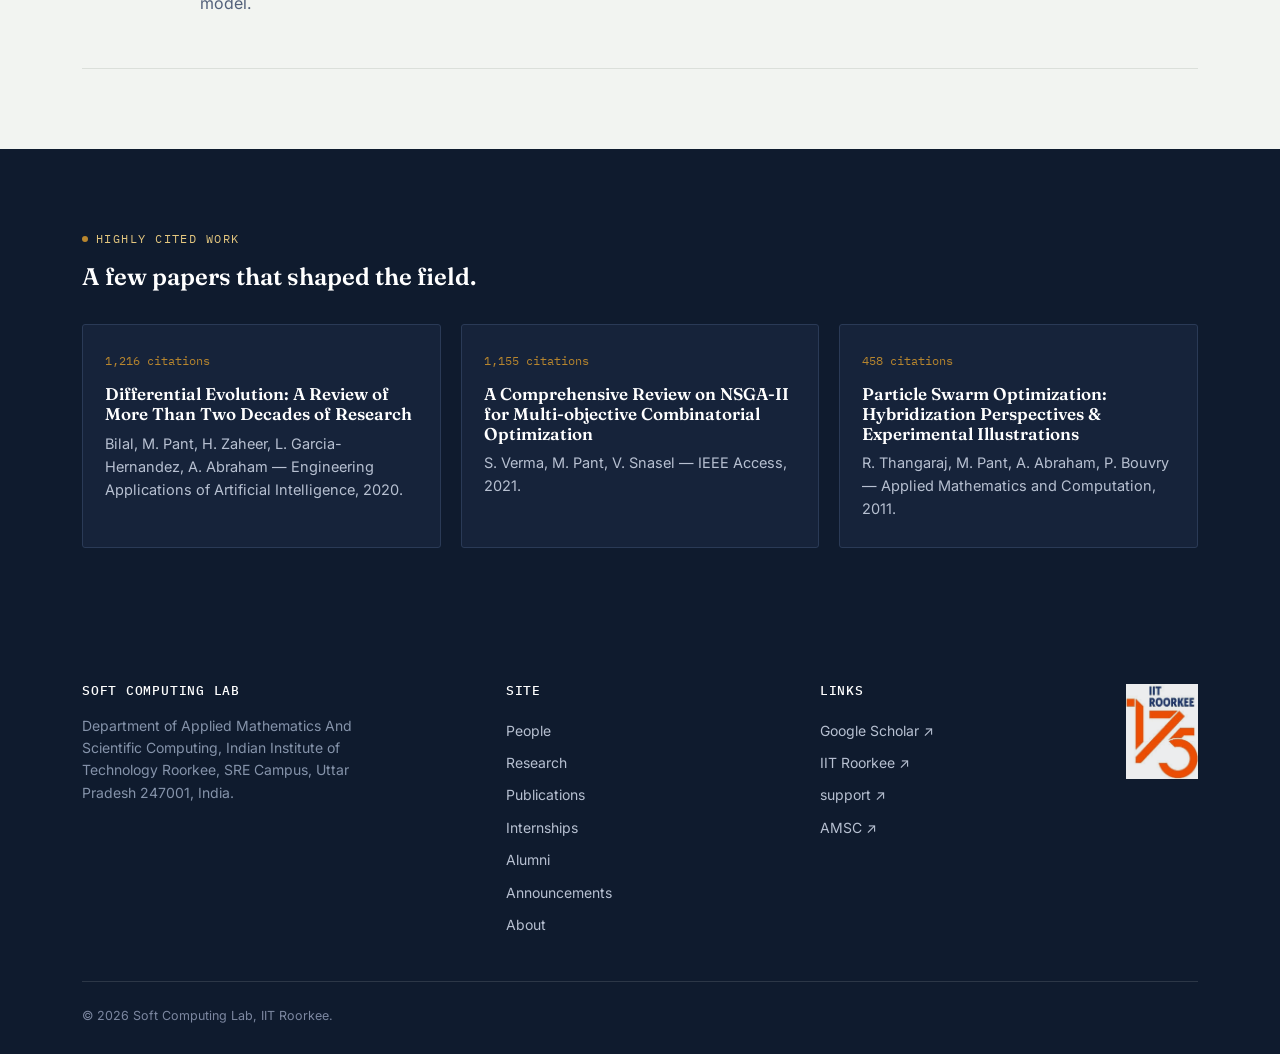
<file: research.html>
<!DOCTYPE html>
<html lang="en">
<head>
<meta charset="UTF-8">
<meta name="viewport" content="width=device-width, initial-scale=1.0">
<title>Research — Soft Computing Lab, IIT Roorkee</title>
<link rel="icon" href="images/iitr-logo.png">
<link rel="stylesheet" href="css/style.css">
</head>
<body>

<header class="site-header">
  <nav class="nav">
    <a href="index.html" class="brand">
      <img src="images/iitr-logo.png" alt="IIT Roorkee crest">
      <div>
        <div class="name">Soft Computing Lab</div>
        <div class="sub">Dept. of Applied Mathematics and Scientific computing · IIT Roorkee</div>
      </div>
    </a>
    <button class="nav-toggle" aria-label="Toggle menu"><span></span><span></span><span></span></button>
    <ul class="nav-links">
      <li><a href="index.html">Home</a></li>
      <li><a href="people.html">People</a></li>
      <li><a href="research.html">Research</a></li>
      <li><a href="publications.html">Publications</a></li>
      <li><a href="internships.html">Internships</a></li>
      <li><a href="alumni.html">Alumni</a></li>
      <li><a href="announcements.html">Announcements</a></li>
      <li><a href="about.html">About</a></li>
    </ul>
  </nav>
</header>

<section class="page-hero">
  <div class="wrap">
    <div class="eyebrow">Research</div>
    <h1>Optimization, learning, and decisions under uncertainty.</h1>
    <p>Our work sits at the intersection of nature-inspired computation and real problems — from tuning an algorithm's mutation strategy to deciding which supplier a hospital should trust.</p>
  </div>
</section>

<section>
  <div class="wrap">

    <div style="display:grid; grid-template-columns: 90px 1fr; gap:28px; padding: 36px 0; border-top:1px solid var(--line);">
      <div class="eyebrow" style="margin:0;">01</div>
      <div>
        <h3 style="font-size:24px; margin-bottom:10px;">Evolutionary Algorithms</h3>
        <p style="max-width:70ch;">Differential Evolution (DE) and Genetic Algorithms (GA) form the theoretical backbone of the lab's work. We study mutation and crossover strategies, adaptive parameter control, hybridization with other metaheuristics, and convergence behaviour on constrained and multi-objective problems. This line of work includes one of the group's most-cited papers, a comprehensive review of two decades of differential evolution research.</p>
      </div>
    </div>

    <div style="display:grid; grid-template-columns: 90px 1fr; gap:28px; padding: 36px 0; border-top:1px solid var(--line);">
      <div class="eyebrow" style="margin:0;">02</div>
      <div>
        <h3 style="font-size:24px; margin-bottom:10px;">Swarm Intelligence</h3>
        <p style="max-width:70ch;">Particle Swarm Optimization (PSO) and Artificial Bee Colony (ABC) algorithms, and their hybrids, are applied to engineering design, image watermarking, thresholding, and feature selection. Much of this research focuses on improving exploration–exploitation balance through modified velocity updates, guiding-force strategies and diversity mechanisms.</p>
      </div>
    </div>

    <div style="display:grid; grid-template-columns: 90px 1fr; gap:28px; padding: 36px 0; border-top:1px solid var(--line);">
      <div class="eyebrow" style="margin:0;">03</div>
      <div>
        <h3 style="font-size:24px; margin-bottom:10px;">Multi-Criteria Decision Making &amp; DEA</h3>
        <p style="max-width:70ch;">Using MCDM techniques (TOPSIS, AHP, fuzzy weighting) and Data Envelopment Analysis, the lab evaluates efficiency and ranks alternatives in contexts such as sustainable supplier selection, higher-education institution assessment, reverse logistics and sugarcane industry performance — often combining classical operations research with machine learning.</p>
      </div>
    </div>

    <div style="display:grid; grid-template-columns: 90px 1fr; gap:28px; padding: 36px 0; border-top:1px solid var(--line);">
      <div class="eyebrow" style="margin:0;">04</div>
      <div>
        <h3 style="font-size:24px; margin-bottom:10px;">Machine Learning &amp; AI for Healthcare</h3>
        <p style="max-width:70ch;">A growing body of work applies deep learning and explainable AI to medical imaging (brain tumor and Alzheimer's classification, skin cancer detection), mental health assessment, vaccine side-effect analysis, and ICU treatment optimization via reinforcement learning.</p>
      </div>
    </div>

    <div style="display:grid; grid-template-columns: 90px 1fr; gap:28px; padding: 36px 0; border-top:1px solid var(--line); border-bottom:1px solid var(--line);">
      <div class="eyebrow" style="margin:0;">05</div>
      <div>
        <h3 style="font-size:24px; margin-bottom:10px;">Applied Optimization in Industry</h3>
        <p style="max-width:70ch;">Beyond algorithm design, the group works on applied problems including reservoir operation, water distribution network design, vehicle routing, nurse scheduling, stock selection, and sustainable supply chains — usually pairing a metaheuristic core with a domain-specific cost model.</p>
      </div>
    </div>

  </div>
</section>

<section class="section-dark">
  <div class="wrap">
    <div class="eyebrow" style="color:var(--brass-soft)">Highly cited work</div>
    <h2 style="color:#fff; margin-bottom:34px;">A few papers that shaped the field.</h2>
    <div class="card-grid" style="grid-template-columns: repeat(3,1fr)">
      <div class="research-card" style="background:#16233A; border-color:#2A3A56;">
        <span class="idx">1,216 citations</span>
        <h3 style="color:#fff; font-size:17px;">Differential Evolution: A Review of More Than Two Decades of Research</h3>
        <p style="color:#B7C0D1">Bilal, M. Pant, H. Zaheer, L. Garcia-Hernandez, A. Abraham — Engineering Applications of Artificial Intelligence, 2020.</p>
      </div>
      <div class="research-card" style="background:#16233A; border-color:#2A3A56;">
        <span class="idx">1,155 citations</span>
        <h3 style="color:#fff; font-size:17px;">A Comprehensive Review on NSGA-II for Multi-objective Combinatorial Optimization</h3>
        <p style="color:#B7C0D1">S. Verma, M. Pant, V. Snasel — IEEE Access, 2021.</p>
      </div>
      <div class="research-card" style="background:#16233A; border-color:#2A3A56;">
        <span class="idx">458 citations</span>
        <h3 style="color:#fff; font-size:17px;">Particle Swarm Optimization: Hybridization Perspectives &amp; Experimental Illustrations</h3>
        <p style="color:#B7C0D1">R. Thangaraj, M. Pant, A. Abraham, P. Bouvry — Applied Mathematics and Computation, 2011.</p>
      </div>
    </div>
  </div>
</section>

<footer>
  <div class="wrap">
    <div class="footer-top">
    <div class="footer-grid">
      <div>
        <h4>Soft Computing Lab</h4>
        <p style="color:#8593AA; font-size:14px; max-width:32ch;">Department of Applied Mathematics And Scientific Computing, Indian Institute of Technology Roorkee, SRE Campus, Uttar Pradesh 247001, India.</p>
      </div>
      <div>
        <h4>Site</h4>
        <a href="people.html">People</a>
        <a href="research.html">Research</a>
        <a href="publications.html">Publications</a>
        <a href="internships.html">Internships</a>
        <a href="alumni.html">Alumni</a>
        <a href="announcements.html">Announcements</a>
        <a href="about.html">About</a>
      </div>
      <div>
        <h4>Links</h4>
        <a href="https://scholar.google.co.in/citations?user=VEAXM8IAAAAJ&hl=en" target="_blank" rel="noopener">Google Scholar ↗</a>
        <a href="https://www.iitr.ac.in" target="_blank" rel="noopener">IIT Roorkee ↗</a>
        <a href="https://www.iitr.ac.in/support/" target="_blank" rel="noopener">support ↗</a>
        <a href="https://iitr.ac.in/Departments/Applied%20Mathematics%20and%20Scientific%20Computing%20Department/Home%20Page.html" target="_blank" rel="noopener">AMSC ↗</a>
      </div>
    </div>
        <div class="footer-badge">
      <img src="images/iitr-175-logo.png" alt="IIT Roorkee 175 years">
    </div>
    </div>
    <div class="footer-bottom">
      <span>© <span id="year"></span> Soft Computing Lab, IIT Roorkee.</span>
      <!-- <span>Built for the lab · content editable in /data</span> -->
    </div>
  </div>
</footer>

<script src="js/script.js"></script>
</body>
</html>
</file>
<file: css/style.css>
/* ==========================================================================
   Soft Computing Lab — IIT Roorkee
   Design tokens
   ========================================================================== */
@import url('https://fonts.googleapis.com/css2?family=Fraunces:opsz,wght@9..144,400;9..144,500;9..144,600;9..144,700&family=Inter:wght@400;500;600;700&family=IBM+Plex+Mono:wght@400;500&display=swap');

:root{
  --ink:        #0F1B2E;   /* deep navy — headers / dark sections */
  --ink-soft:   #223350;   /* lighter navy for gradients */
  --paper:      #F2F4F1;   /* cool paper, faint sage-grey */
  --paper-raise:#FFFFFF;
  --brass:      #B8862E;   /* warm brass accent */
  --brass-soft: #E4C77F;
  --teal:       #1B4B6B;   /* secondary accent, swarm particles */
  --slate:      #52607A;   /* secondary text */
  --slate-light:#8593AA;
  --line:       #DBDFDA;
  --line-dark:  #33415C;
  --text:       #16202F;
  --text-inv:   #F2F4F1;
  --shadow:     0 1px 2px rgba(15,27,46,.06), 0 8px 24px rgba(15,27,46,.06);
  --radius:     3px;

  --font-display: 'Fraunces', 'Georgia', serif;
  --font-body: 'Inter', -apple-system, BlinkMacSystemFont, 'Segoe UI', sans-serif;
  --font-mono: 'IBM Plex Mono', 'Courier New', monospace;
}

*{ box-sizing: border-box; }
html{ scroll-behavior: smooth; }
body{
  margin:0;
  background: var(--paper);
  color: var(--text);
  font-family: var(--font-body);
  font-size: 16px;
  line-height: 1.6;
  -webkit-font-smoothing: antialiased;
}
img{ max-width:100%; display:block; }
a{ color: inherit; text-decoration:none; }
ul{ margin:0; padding:0; list-style:none; }
h1,h2,h3,h4{ font-family: var(--font-display); font-weight:600; margin:0; color: var(--ink); line-height:1.15; }
p{ margin:0 0 1em; color: var(--slate); }
button{ font-family: inherit; cursor:pointer; }

:focus-visible{ outline: 2px solid var(--brass); outline-offset: 3px; }

@media (prefers-reduced-motion: reduce){
  *{ animation-duration: 0.001ms !important; animation-iteration-count: 1 !important; transition-duration: 0.001ms !important; scroll-behavior: auto !important; }
}

.wrap{ max-width: 1180px; margin: 0 auto; padding: 0 32px; }
.eyebrow{
  font-family: var(--font-mono);
  font-size: 12px;
  letter-spacing: .12em;
  text-transform: uppercase;
  color: var(--brass);
  display:flex; align-items:center; gap:8px;
  margin-bottom: 14px;
}
.eyebrow::before{
  content:"";
  width:6px; height:6px; border-radius:50%;
  background: var(--brass);
  display:inline-block;
}

/* ---------------- Header / Nav ---------------- */
.site-header{
  position: sticky; top:0; z-index: 100;
  background: rgba(242,244,241,.9);
  backdrop-filter: blur(10px);
  border-bottom: 1px solid var(--line);
}
.nav{
  display:flex; align-items:center; justify-content:space-between;
  padding: 14px 32px;
  max-width: 1180px; margin:0 auto;
}
.brand{ display:flex; align-items:center; gap:12px; }
.brand img{ width:40px; height:40px; }
.brand .name{ font-family: var(--font-display); font-size: 17px; font-weight:600; color: var(--ink); line-height:1.1; }
.brand .sub{ font-family: var(--font-mono); font-size: 10.5px; letter-spacing:.06em; color: var(--slate); text-transform:uppercase; }

.nav-links{ display:flex; gap:2px; align-items:center; }
.nav-links a{
  font-size: 14px; font-weight:500; color: var(--slate);
  padding: 8px 14px; border-radius: var(--radius);
  transition: color .15s ease, background .15s ease;
}
.nav-links a:hover{ color: var(--ink); background: rgba(15,27,46,.05); }
.nav-links a.active{ color: var(--ink); font-weight:600; }
.nav-links a.active::after{ content:""; }

.nav-toggle{ display:none; background:none; border:none; padding:8px; }
.nav-toggle span{ display:block; width:22px; height:2px; background:var(--ink); margin:5px 0; }

@media (max-width: 880px){
  .nav-toggle{ display:block; }
  .nav-links{
    position:absolute; top:100%; left:0; right:0;
    background: var(--paper-raise);
    border-bottom: 1px solid var(--line);
    flex-direction:column; align-items:stretch;
    padding: 8px 32px 16px;
    display:none;
  }
  .nav-links.open{ display:flex; }
  .nav-links a{ padding: 12px 4px; border-bottom:1px solid var(--line); border-radius:0; }
}

/* ---------------- Hero ---------------- */
.hero{
  position: relative;
  background: linear-gradient(180deg, var(--ink) 0%, var(--ink-soft) 100%);
  color: var(--text-inv);
  overflow:hidden;
}
.hero .wrap{
  display:grid; grid-template-columns: 1.05fr .95fr; gap: 48px;
  align-items:center;
  padding-top: 88px; padding-bottom: 72px;
  position:relative; z-index:2;
}
.hero .eyebrow{ color: var(--brass-soft); }
.hero .eyebrow::before{ background: var(--brass-soft); }
.hero h1{
  color: #fff;
  font-size: clamp(40px, 5vw, 64px);
  letter-spacing: -0.01em;
  margin-bottom: 18px;
}
.hero h1 em{ font-style:italic; color: var(--brass-soft); }
.hero .lede{
  color: #C4CBDA;
  font-size: 18px;
  max-width: 46ch;
  margin-bottom: 28px;
}
.hero-actions{ display:flex; gap: 12px; flex-wrap:wrap; }

.btn{
  display:inline-flex; align-items:center; gap:8px;
  padding: 12px 22px; border-radius: 2px;
  font-size:14px; font-weight:600; letter-spacing:.01em;
  border:1px solid transparent; transition: all .15s ease;
}
.btn-primary{ background: var(--brass); color: var(--ink); }
.btn-primary:hover{ background: var(--brass-soft); }
.btn-ghost{ border-color: rgba(255,255,255,.3); color:#fff; }
.btn-ghost:hover{ border-color:#fff; background: rgba(255,255,255,.06); }
.btn-dark{ background: var(--ink); color:#fff; }
.btn-dark:hover{ background: var(--ink-soft); }

.swarm-stage{
  position:relative; aspect-ratio: 1/0.85;
  border: 1px solid rgba(255,255,255,.12);
  border-radius: 4px;
  background: radial-gradient(ellipse at 60% 40%, rgba(27,75,107,.4), rgba(15,27,46,0) 70%);
}
#swarmCanvas{ width:100%; height:100%; display:block; }
.swarm-caption{
  position:absolute; bottom:10px; left:12px; right:12px;
  font-family: var(--font-mono); font-size:10.5px; color: rgba(255,255,255,.5);
  display:flex; justify-content:space-between;
}

/* ---------------- Stats strip ---------------- */
.stats-strip{
  border-bottom: 1px solid var(--line);
  background: var(--paper-raise);
}
.stats-grid{
  display:grid; grid-template-columns: repeat(4,1fr);
  padding: 28px 0;
}
.stat{ text-align:center; border-left:1px solid var(--line); padding: 4px 12px; }
.stat:first-child{ border-left:none; }
.stat .num{ font-family: var(--font-mono); font-size: 30px; font-weight:500; color: var(--ink); }
.stat .lbl{ font-size:12.5px; color: var(--slate); text-transform:uppercase; letter-spacing:.06em; margin-top:4px; }
@media (max-width: 700px){ .stats-grid{ grid-template-columns: repeat(2,1fr); row-gap:20px;} .stat:nth-child(3){border-left:none;} }

/* ---------------- Sections ---------------- */
section{ padding: 80px 0; }
.section-head{ display:flex; justify-content:space-between; align-items:flex-end; gap:24px; margin-bottom: 40px; flex-wrap:wrap; }
.section-head h2{ font-size: clamp(28px,3vw,38px); }
.section-head .desc{ max-width:50ch; color:var(--slate); }
.tag-link{ font-family: var(--font-mono); font-size:13px; color: var(--teal); white-space:nowrap; border-bottom:1px solid currentColor; padding-bottom:2px; }
.tag-link:hover{ color: var(--brass); }

.section-alt{ background: var(--paper-raise); border-top:1px solid var(--line); border-bottom:1px solid var(--line); }
.section-dark{ background: var(--ink); color: var(--text-inv); }
.section-dark h2, .section-dark h3, .section-dark h4{ color:#fff; }
.section-dark p{ color:#B7C0D1; }

/* ---------------- Cards ---------------- */
.card-grid{ display:grid; grid-template-columns: repeat(4, 1fr); gap: 20px; }
@media (max-width: 980px){ .card-grid{ grid-template-columns: repeat(2,1fr);} }
@media (max-width: 560px){ .card-grid{ grid-template-columns: 1fr; } }

.research-card{
  background: var(--paper-raise);
  border: 1px solid var(--line);
  padding: 26px 22px;
  border-radius: var(--radius);
  transition: transform .18s ease, box-shadow .18s ease, border-color .18s ease;
}
.research-card:hover{ transform: translateY(-3px); box-shadow: var(--shadow); border-color: var(--brass-soft); }
.research-card .idx{ font-family: var(--font-mono); color: var(--brass); font-size:12px; margin-bottom:14px; display:block; }
.research-card h3{ font-size:19px; margin-bottom:8px; }
.research-card p{ font-size:14.5px; margin-bottom:0; }

/* ---------------- People ---------------- */
.pi-card{
  display:grid; grid-template-columns: 260px 1fr; gap: 40px;
  background: var(--paper-raise); border:1px solid var(--line); padding: 36px;
  border-radius: var(--radius);
  align-items:start;
}
@media (max-width: 720px){ .pi-card{ grid-template-columns: 1fr; } }
.pi-photo{ width:100%; aspect-ratio: 4/4.6; object-fit:cover; border-radius:2px; border:1px solid var(--line); }
.pi-card h3{ font-size:26px; margin-bottom:2px; }
.pi-role{ color: var(--brass); font-family: var(--font-mono); font-size:13px; margin-bottom:16px; display:block; }
.pi-links{ display:flex; gap:14px; margin-top:16px; flex-wrap:wrap; }
.pi-links a{ font-size:13.5px; color:var(--teal); border-bottom:1px solid currentColor; padding-bottom:1px; }

.people-grid{ display:grid; grid-template-columns: repeat(4, 1fr); gap: 26px 24px; margin-top: 44px; }
@media (max-width: 980px){ .people-grid{ grid-template-columns: repeat(3,1fr);} }
@media (max-width: 680px){ .people-grid{ grid-template-columns: repeat(2,1fr);} }
.person{ text-align:left; }
.person .ph{ width:100%; aspect-ratio: 1/1.08; object-fit:cover; border-radius:2px; border:1px solid var(--line); margin-bottom:10px; filter: grayscale(15%); transition: filter .2s ease; }
.person:hover .ph{ filter: grayscale(0%); }
.person .pname{ font-weight:600; color:var(--ink); font-size:15px; }
.person .prole{ font-size:12.5px; color:var(--slate); font-family: var(--font-mono); }

.collab-list{ columns: 3; column-gap: 32px; margin-top: 24px; }
@media (max-width: 780px){ .collab-list{ columns:2; } }
@media (max-width: 520px){ .collab-list{ columns:1; } }
.collab-list li{ font-size:14px; padding: 7px 0; border-bottom: 1px solid var(--line); break-inside: avoid; color: var(--text); }
.collab-list li span{ display:block; font-size:12px; color: var(--slate-light); }

/* ---------------- Publications ---------------- */
.pub-controls{ display:flex; gap:12px; flex-wrap:wrap; align-items:center; margin-bottom: 30px; }
.pub-tabs{ display:flex; gap:6px; background:var(--paper-raise); border:1px solid var(--line); padding:4px; border-radius: 3px; }
.pub-tabs button{
  border:none; background:transparent; padding: 9px 16px; font-size:13.5px; font-weight:600;
  color: var(--slate); border-radius:2px;
}
.pub-tabs button.active{ background: var(--ink); color:#fff; }
.pub-search{
  flex:1; min-width:220px;
  border:1px solid var(--line); background:var(--paper-raise);
  padding: 10px 14px; font-size:14px; border-radius:3px; font-family: var(--font-body);
}
.pub-year-filter{ border:1px solid var(--line); background:var(--paper-raise); padding:10px 12px; font-size:13.5px; border-radius:3px; font-family: var(--font-mono); }

.pub-list{ border-top:1px solid var(--line); }
.pub-item{ display:grid; grid-template-columns: 70px 1fr auto; gap:20px; padding: 20px 4px; border-bottom:1px solid var(--line); align-items:start; }
@media (max-width: 700px){ .pub-item{ grid-template-columns: 50px 1fr; } .pub-item .pub-q{ display:none; } }
.pub-year{ font-family: var(--font-mono); color: var(--brass); font-size:15px; padding-top:2px; }
.pub-title{ font-size:15.5px; color: var(--ink); font-weight:600; line-height:1.4; }
.pub-meta{ font-size:13px; color: var(--slate); margin-top:4px; }
.pub-q{ font-family: var(--font-mono); font-size:11px; padding: 3px 9px; border:1px solid var(--line); color: var(--teal); border-radius: 20px; white-space:nowrap; height:fit-content; }
.pub-empty{ padding: 40px 4px; color: var(--slate); font-style:italic; }
.pub-count{ font-family: var(--font-mono); font-size:12.5px; color: var(--slate-light); margin-bottom:10px; }

/* ---------------- Announcements ---------------- */
.timeline{ position:relative; border-left: 1px solid var(--line); padding-left: 32px; margin-left: 6px; }
.tl-item{ position:relative; padding-bottom: 40px; }
.tl-item:last-child{ padding-bottom:0; }
.tl-item::before{
  content:""; position:absolute; left:-37.5px; top:4px;
  width:11px; height:11px; border-radius:50%;
  background: var(--paper); border:2px solid var(--brass);
}
.tl-date{ font-family: var(--font-mono); font-size:12.5px; color: var(--brass); letter-spacing:.04em; }
.tl-item h3{ font-size:19px; margin: 6px 0 8px; }
.tl-tag{ display:inline-block; font-family:var(--font-mono); font-size:10.5px; text-transform:uppercase; letter-spacing:.06em; color:var(--teal); border:1px solid var(--line); padding:3px 9px; border-radius:20px; margin-bottom:10px; }

/* ---------------- About ---------------- */
.about-grid{ display:grid; grid-template-columns: 1.3fr .7fr; gap: 56px; }
@media (max-width: 900px){ .about-grid{ grid-template-columns:1fr; } }
.about-body p{ font-size:15.5px; }
.fact-card{ background: var(--paper-raise); border:1px solid var(--line); padding:24px; border-radius: var(--radius); margin-bottom:16px; }
.fact-card h4{ font-size:14px; text-transform:uppercase; letter-spacing:.04em; color:var(--brass); margin-bottom:10px; font-family: var(--font-mono); font-weight:500; }
.fact-card p{ font-size:14px; margin-bottom:0; color: var(--text); }

/* ---------------- Footer ---------------- */
/* footer{ background: var(--ink); color:#B7C0D1; padding: 56px 0 28px; }
.footer-grid{ display:grid; grid-template-columns: 1.4fr 1fr 1fr; gap:40px; margin-bottom:40px; }
@media (max-width: 700px){ .footer-grid{ grid-template-columns:1fr; gap:28px; } }
footer h4{ color:#fff; font-size:13px; text-transform:uppercase; letter-spacing:.06em; font-family: var(--font-mono); font-weight:500; margin-bottom:16px; }
footer a{ display:block; color:#B7C0D1; font-size:14px; padding:5px 0; }
footer a:hover{ color: var(--brass-soft); }
.footer-bottom{ border-top:1px solid rgba(255,255,255,.12); padding-top:24px; display:flex; justify-content:space-between; flex-wrap:wrap; gap:10px; font-size:12.5px; color:#7C87A0; } */

footer{ background: var(--ink); color:#B7C0D1; padding: 56px 0 28px; }
.footer-top{ display:flex; justify-content:space-between; align-items:flex-start; gap:32px; margin-bottom:40px; }
.footer-badge{ flex-shrink:0; }
.footer-badge img{ width:72px; height:auto; opacity:.92; }
@media (max-width: 700px){ .footer-top{ flex-direction:column-reverse; align-items:flex-start; gap:20px; } }
.footer-grid{ display:grid; grid-template-columns: 1.4fr 1fr 1fr; gap:40px; margin-bottom:0; flex:1; }
@media (max-width: 700px){ .footer-grid{ grid-template-columns:1fr; gap:28px; } }
footer h4{ color:#fff; font-size:13px; text-transform:uppercase; letter-spacing:.06em; font-family: var(--font-mono); font-weight:500; margin-bottom:16px; }
footer a{ display:block; color:#B7C0D1; font-size:14px; padding:5px 0; }
footer a:hover{ color: var(--brass-soft); }
.footer-bottom{ border-top:1px solid rgba(255,255,255,.12); padding-top:24px; display:flex; justify-content:space-between; flex-wrap:wrap; gap:10px; font-size:12.5px; color:#7C87A0; }


/* ---------------- Page header (non-home) ---------------- */
.page-hero{ background: var(--ink); color:#fff; padding: 64px 0 48px; }
.page-hero h1{ color:#fff; font-size: clamp(34px,4vw,48px); }
.page-hero p{ color:#C4CBDA; max-width:60ch; margin-top:14px; font-size:16px; }

.divider-dots{ display:flex; gap:6px; margin: 8px 0 28px; }
.divider-dots span{ width:5px; height:5px; border-radius:50%; background: var(--line-dark); opacity:.4; }



.research-row{ display:grid; grid-template-columns: 90px 1fr; gap:28px; padding: 36px 0; border-top:1px solid var(--line); }
@media (max-width: 560px){ .research-row{ grid-template-columns: 1fr; gap:8px; padding: 28px 0; } }



/* ---------------- Banner hero (Internships) ---------------- */
.banner-hero{
  position: relative;
  background-image: linear-gradient(180deg, rgba(15,27,46,.82), rgba(15,27,46,.72)), url('../images/iitr-banner.jpg');
  background-size: cover;
  background-position: center 65%;
  color: #fff;
  padding: 76px 0 56px;
}
.banner-hero h1{ color:#fff; }
.banner-hero p{ color:#DCE1EA; }
.banner-hero .eyebrow{ color: var(--brass-soft); }
.banner-hero .eyebrow::before{ background: var(--brass-soft); }

/* ---------------- Google Form embed ---------------- */

.form-shell{
  background: var(--paper-raise);
  border: 1px solid var(--line);
  border-radius: var(--radius);
  padding: 8px;
  box-shadow: var(--shadow);
}

.form-shell iframe{
  width: 100%;
  min-height: 1200px;
  border: none;
  display:block;
  border-radius: 2px;
}

.form-note{
  display:flex; gap:10px; align-items:flex-start;
  background: #FBF4E4; border:1px solid var(--brass-soft);
  padding: 14px 16px; border-radius: var(--radius);
  font-size: 13.5px; color: var(--ink); margin-bottom: 24px;
}
.form-note strong{ color: var(--brass); }
.area-grid{ display:grid; grid-template-columns: repeat(4,1fr); gap:16px; margin-bottom: 40px; }
@media (max-width: 900px){ .area-grid{ grid-template-columns: repeat(2,1fr); } }
@media (max-width: 480px){ .area-grid{ grid-template-columns: 1fr; } }
.area-pill{
  background: var(--paper-raise); border:1px solid var(--line);
  border-radius: var(--radius); padding: 18px 18px;
}
.area-pill .idx{ font-family: var(--font-mono); color: var(--brass); font-size:11.5px; display:block; margin-bottom:8px; }
.area-pill h4{ font-size:15px; margin-bottom:6px; color: var(--ink); }
.area-pill p{ font-size:13px; margin:0; }

.elig-grid{ display:grid; grid-template-columns: 1fr 1fr; gap: 20px; }

@media (max-width: 780px){ .elig-grid{ grid-template-columns: 1fr; } }
.elig-list{ background: var(--paper-raise); border:1px solid var(--line); border-radius: var(--radius); padding: 28px 30px; }
.elig-list h4{ font-size:14px; text-transform:uppercase; letter-spacing:.04em; color:var(--brass); margin-bottom:16px; font-family: var(--font-mono); font-weight:500; }
.elig-list li{ display:flex; gap:10px; padding: 9px 0; border-bottom: 1px solid var(--line); font-size:14.5px; color: var(--text); }
.elig-list li:last-child{ border-bottom:none; }
.elig-list li::before{ content:"✓"; color: var(--teal); font-weight:700; flex-shrink:0; }
.elig-list.not li::before{ content:"–"; color: var(--slate-light); }

/* ---------------- Alumni ---------------- */
.alumni-grid{ display:grid; grid-template-columns: repeat(4, 1fr); gap: 26px 24px; }
@media (max-width: 980px){ .alumni-grid{ grid-template-columns: repeat(3,1fr);} }
@media (max-width: 680px){ .alumni-grid{ grid-template-columns: repeat(2,1fr);} }
@media (max-width: 380px){ .alumni-grid{ grid-template-columns: 1fr; max-width:220px; margin-left:auto; margin-right:auto; } }
.alumnus .ph{ width:100%; aspect-ratio: 1/1.08; object-fit:cover; border-radius:2px; border:1px solid var(--line); margin-bottom:10px; filter: grayscale(15%); transition: filter .2s ease; }
.alumnus:hover .ph{ filter: grayscale(0%); }
.alumnus .pname{ font-weight:600; color:var(--ink); font-size:15px; }
.alumnus .prole{ font-size:12.5px; color:var(--slate); font-family: var(--font-mono); }
.alumnus .pnow{ font-size:12.5px; color: var(--teal); margin-top:2px; }
</file>
